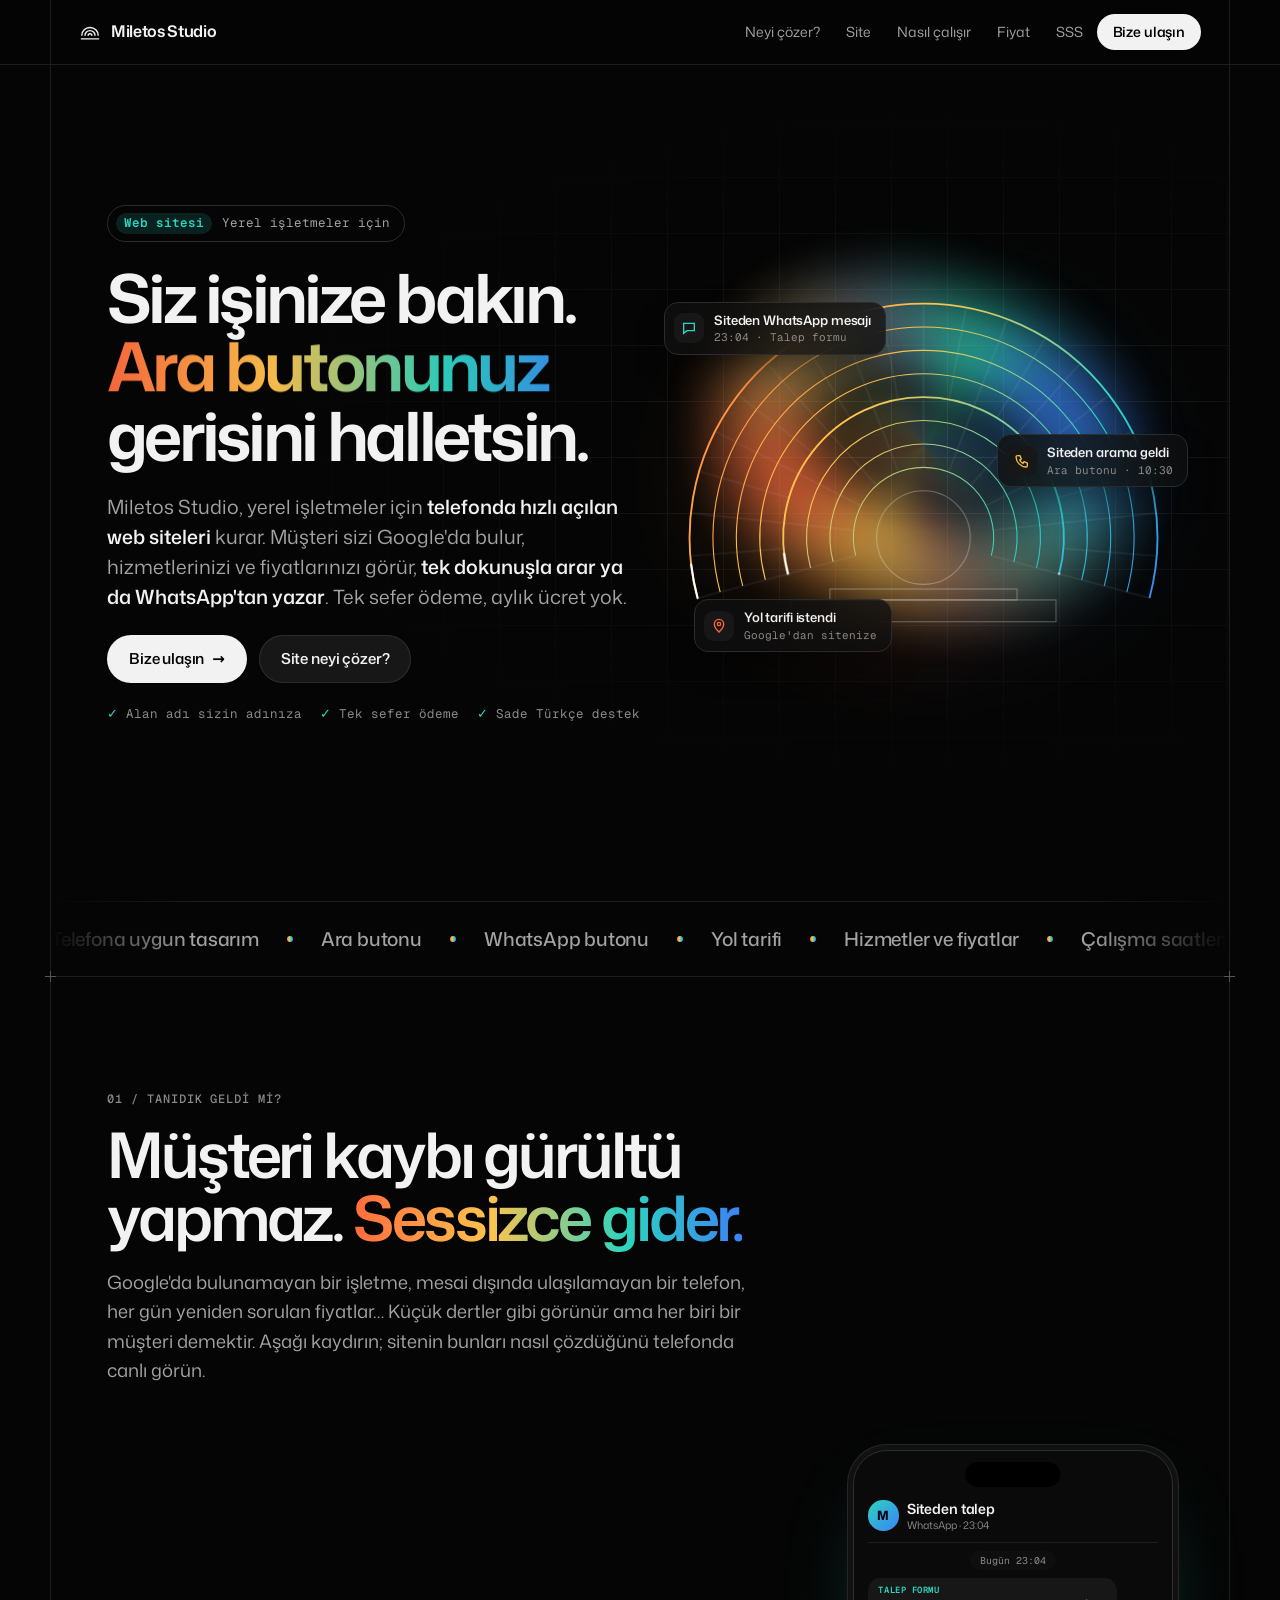
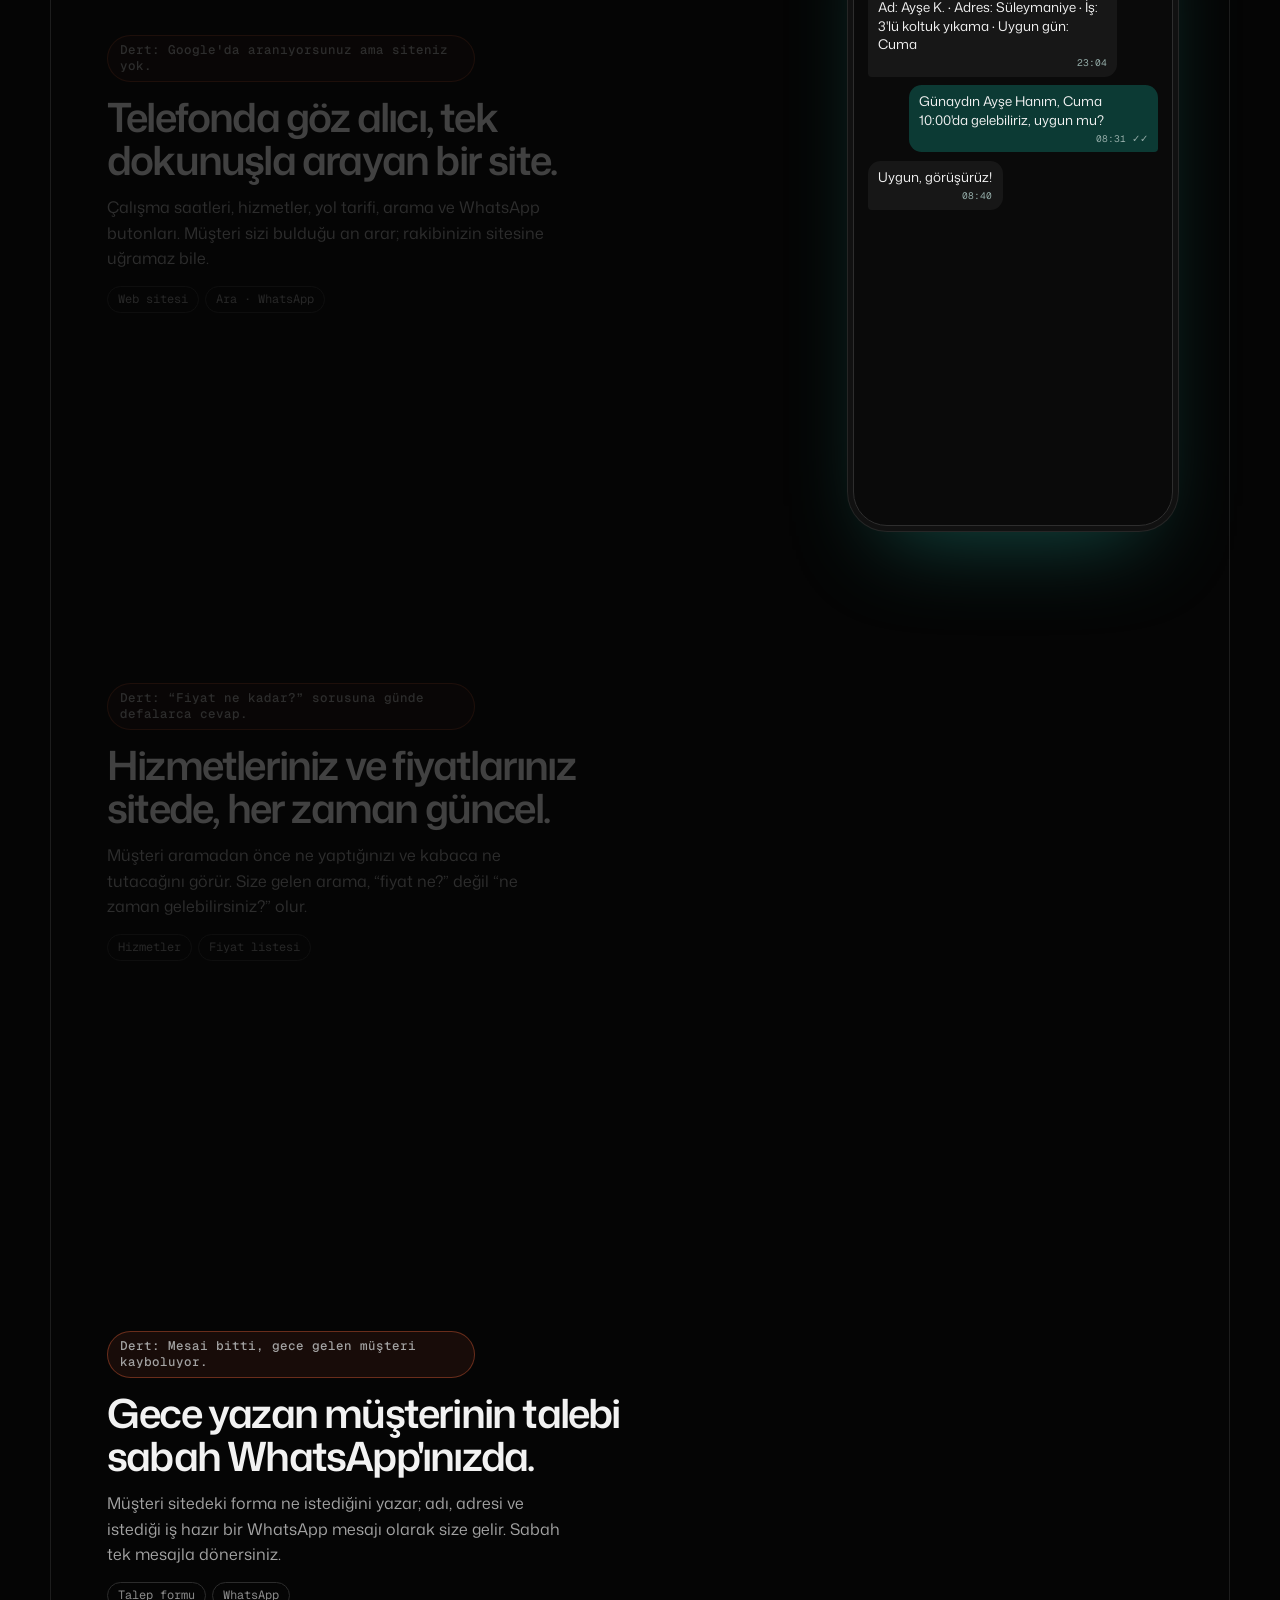
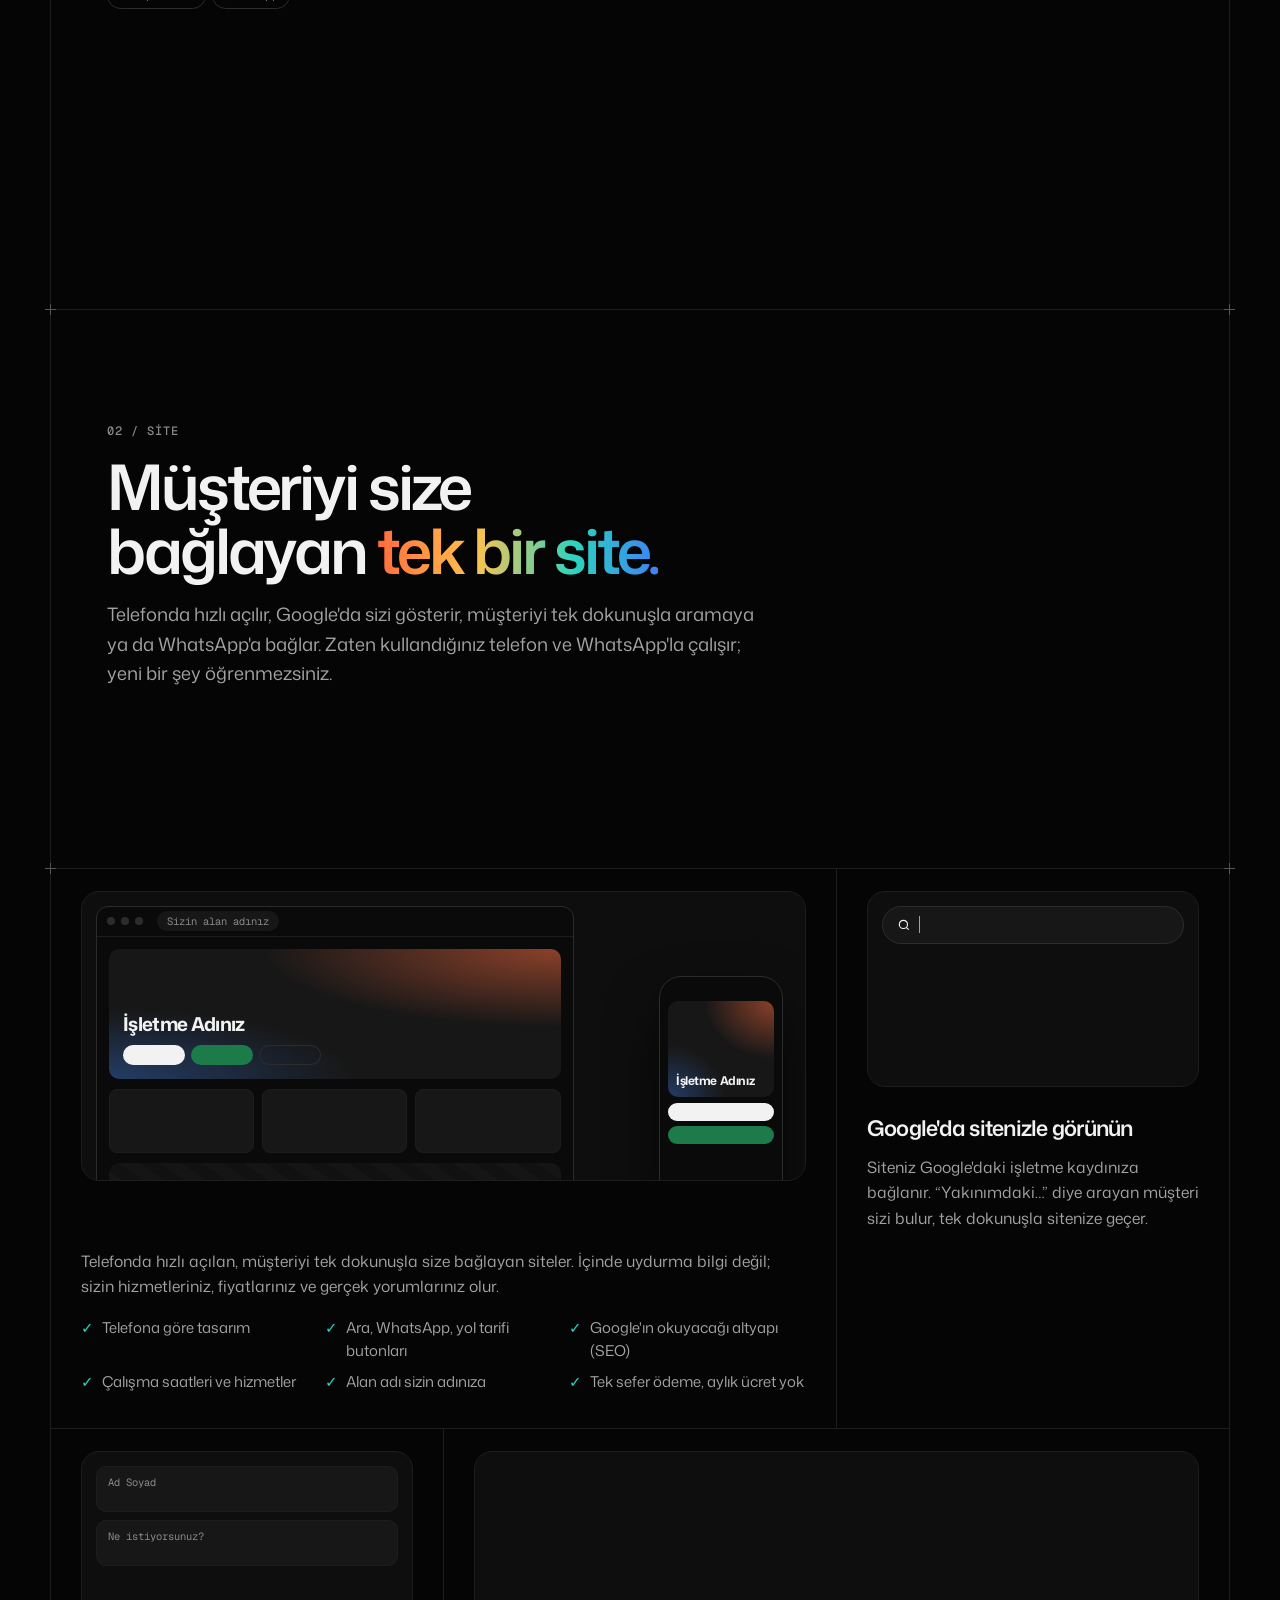
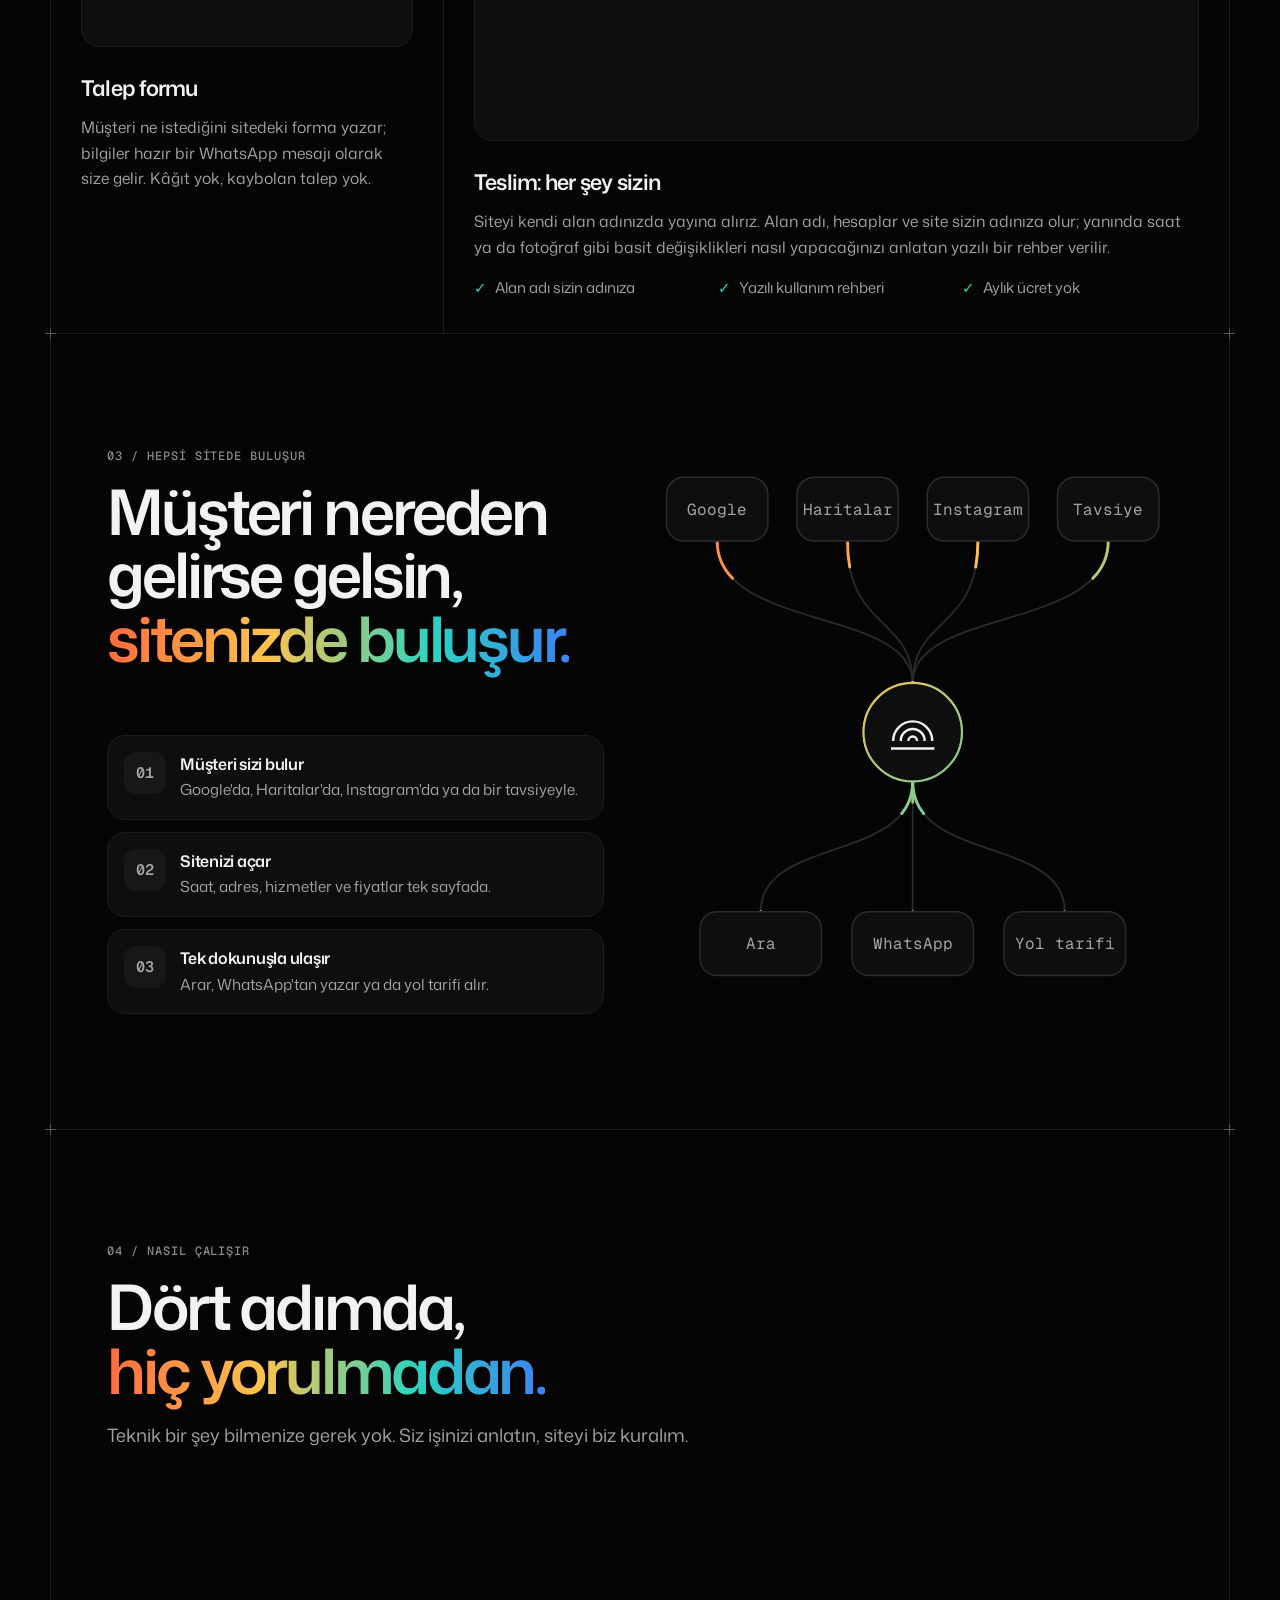
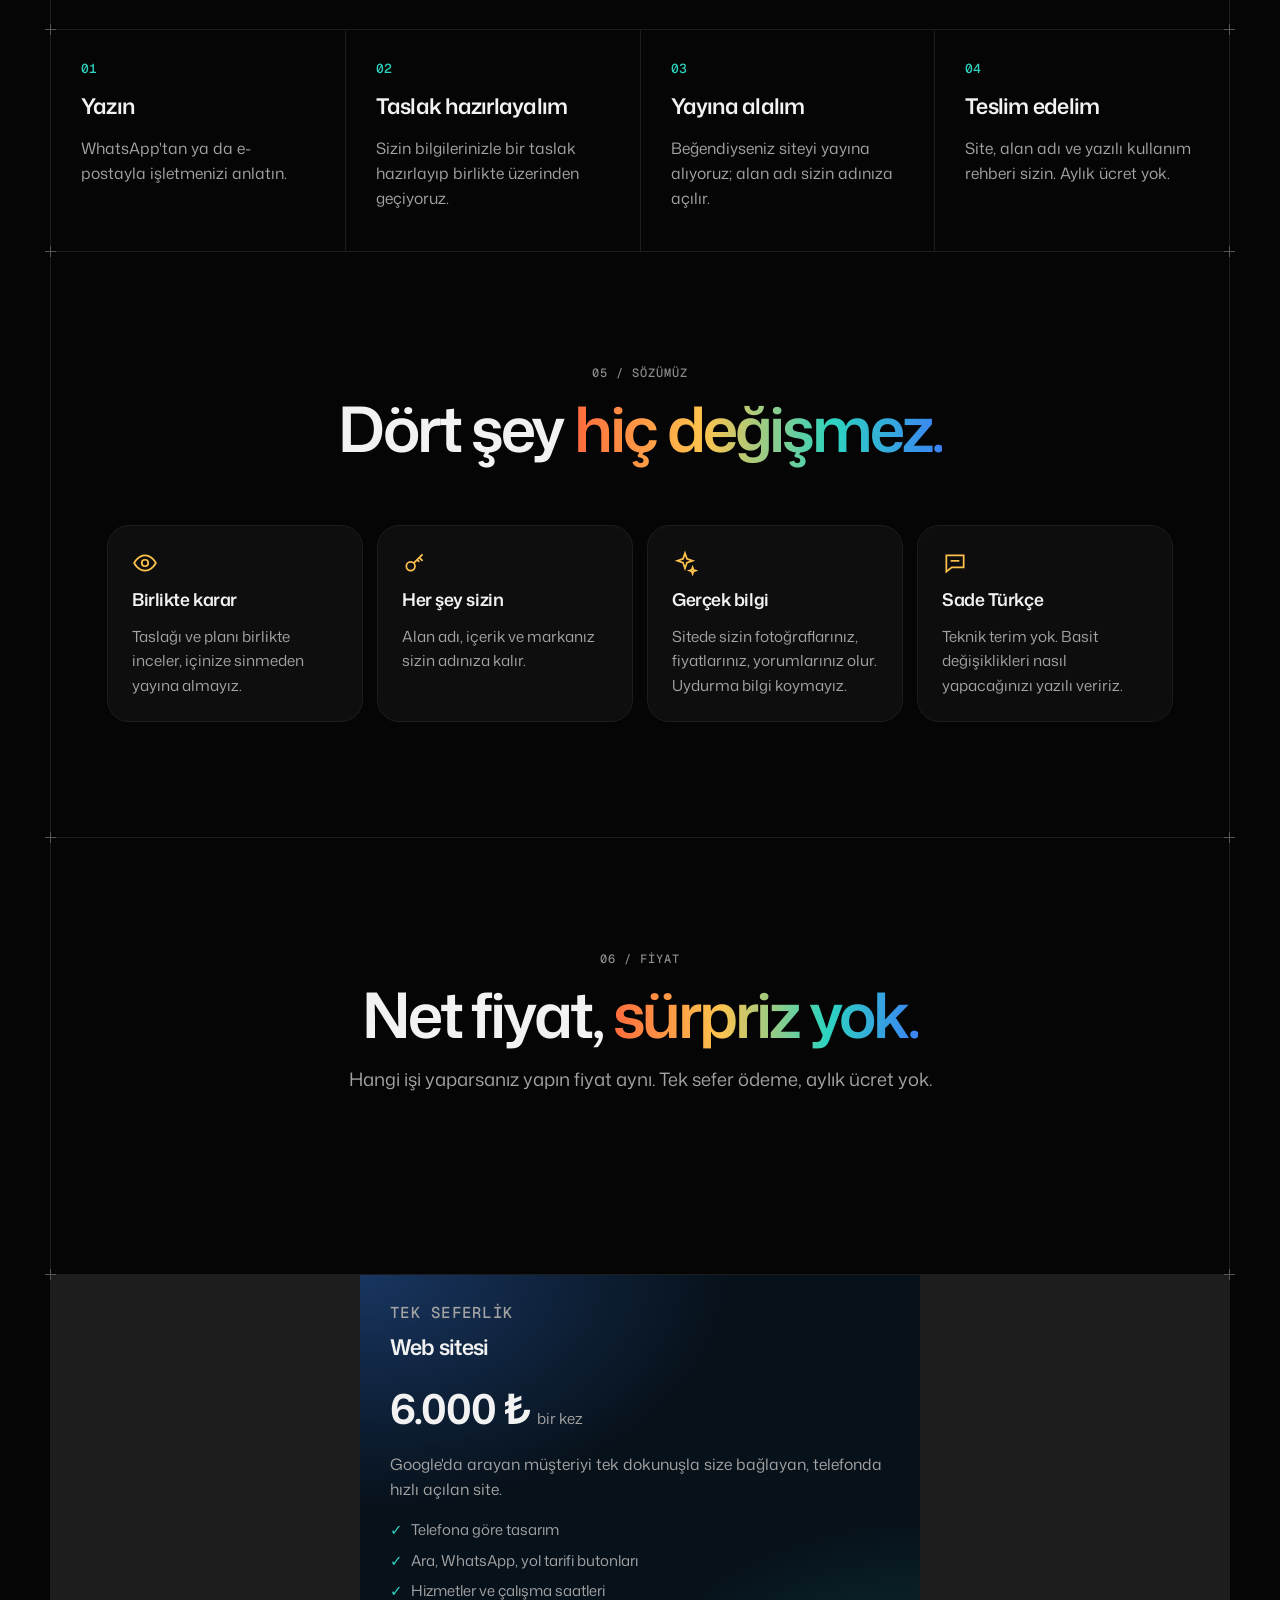
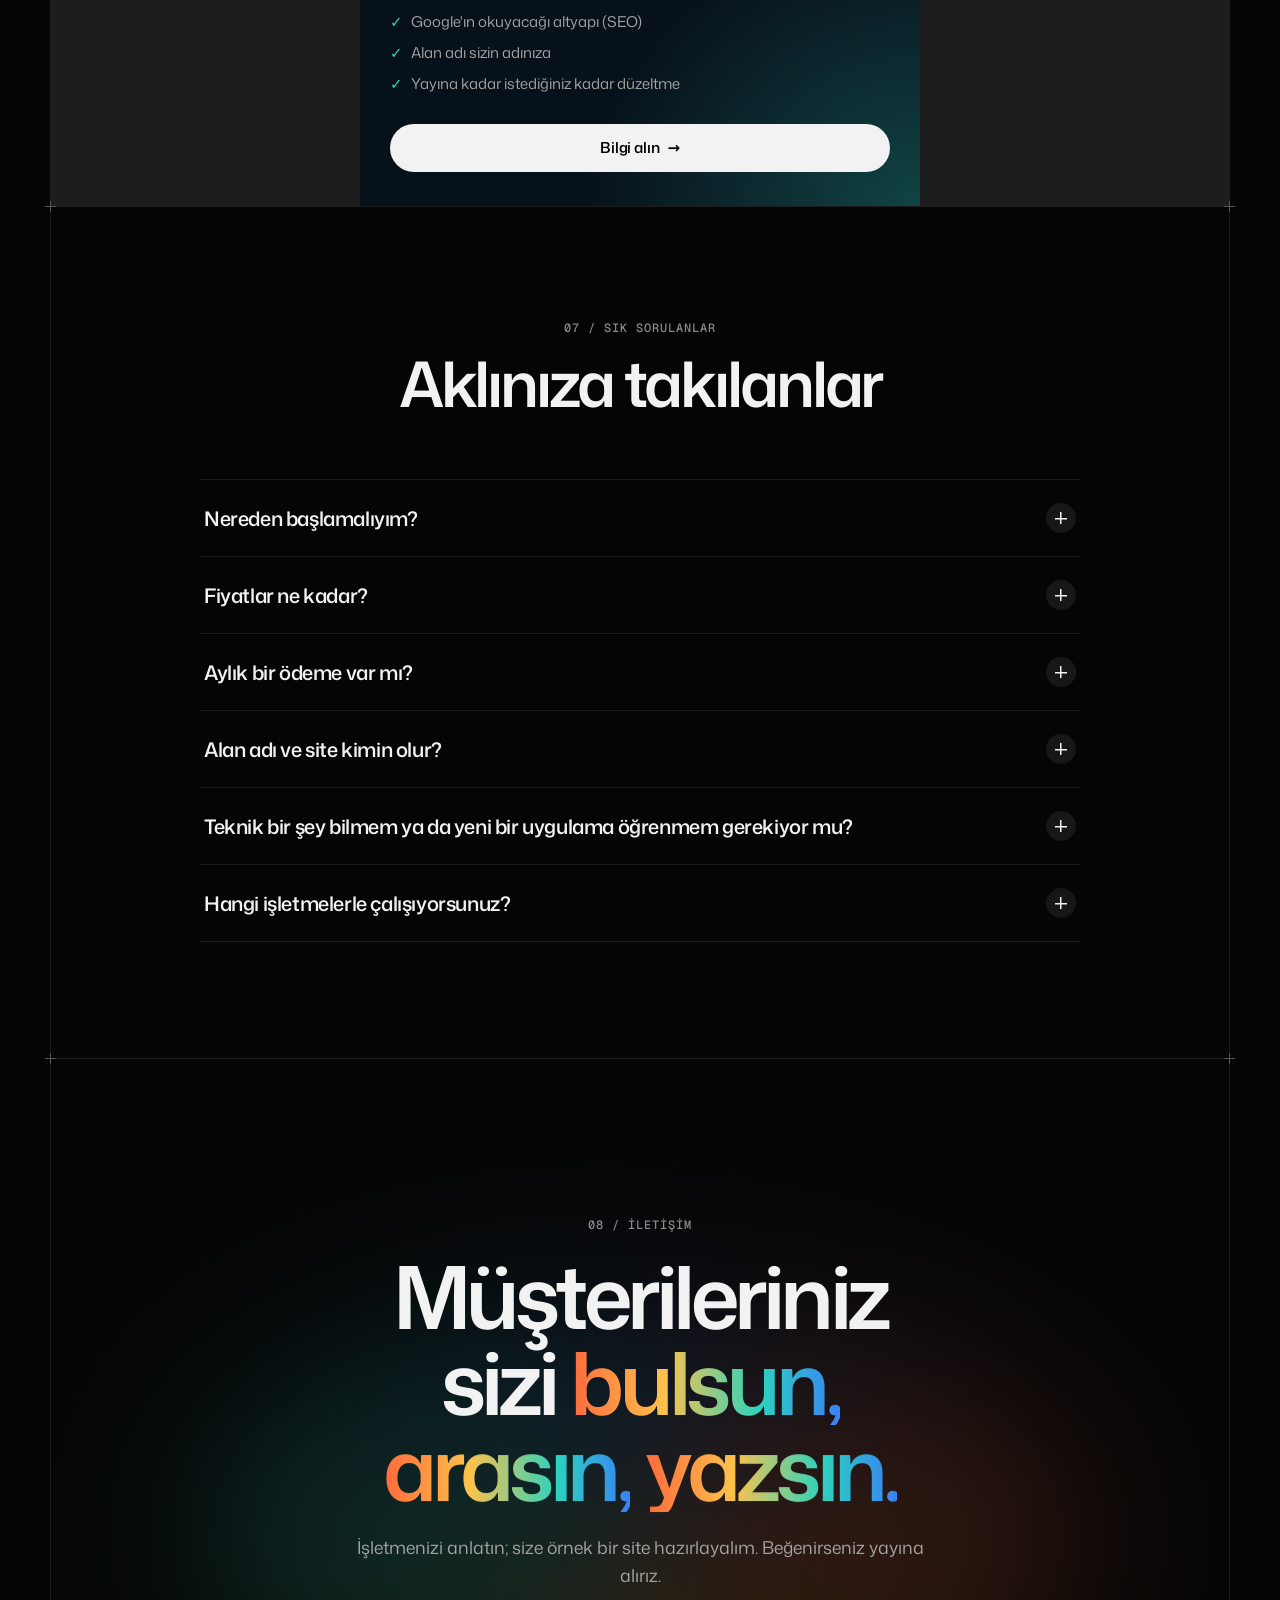
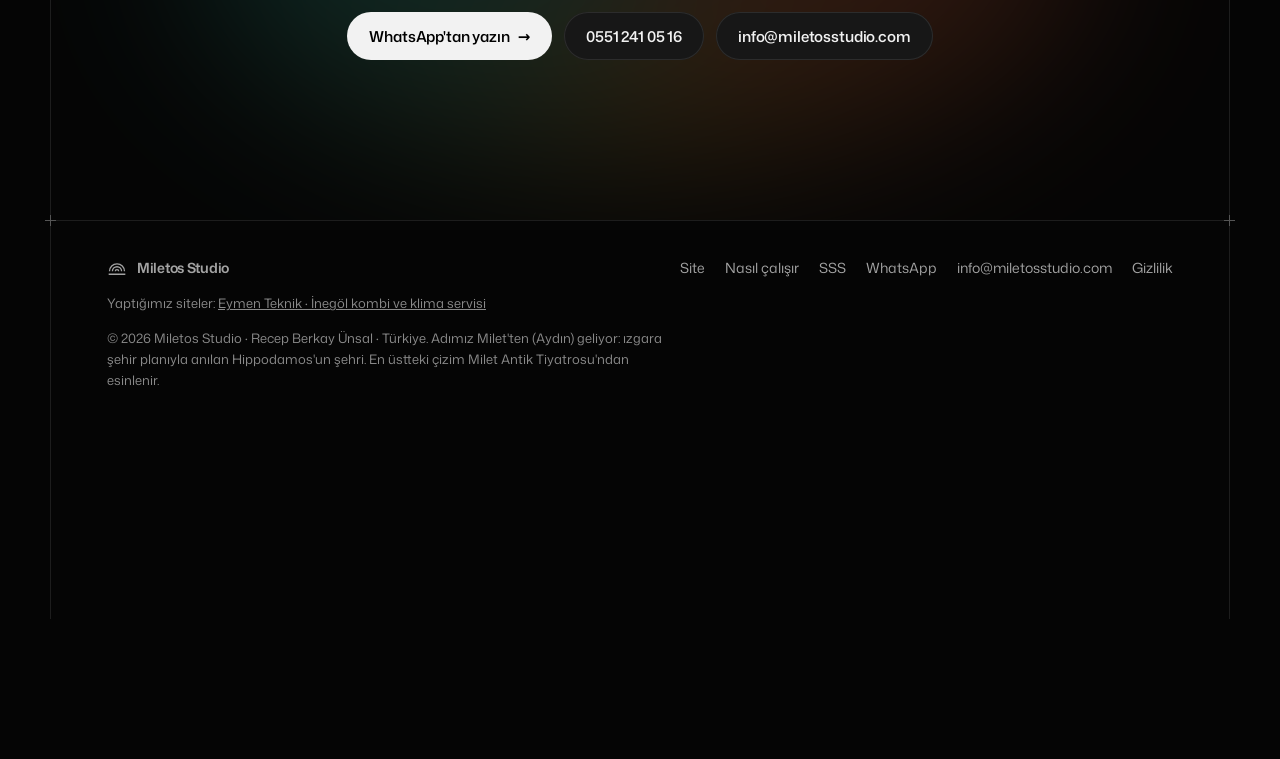
<file: index.html>
<!doctype html>
<html lang="tr">
<head>
  <meta charset="utf-8" />
  <meta name="viewport" content="width=device-width, initial-scale=1" />
  <title>Miletos Studio | Yerel işletmeler için web sitesi</title>
  <meta name="description" content="Miletos Studio; yerel işletmeler için telefonda hızlı açılan, müşteriyi tek dokunuşla arama ve WhatsApp'a bağlayan web siteleri kurar. Tek sefer ödeme, aylık ücret yok." />
  <link rel="canonical" href="https://miletosstudio.com/" />
  <meta name="theme-color" content="#050505" />
  <meta property="og:type" content="website" />
  <meta property="og:locale" content="tr_TR" />
  <meta property="og:url" content="https://miletosstudio.com/" />
  <meta property="og:title" content="Miletos Studio — Siz işinize bakın, gerisini siteniz halletsin." />
  <meta property="og:description" content="Telefonda hızlı açılan, Google'da sizi gösteren, müşteriyi tek dokunuşla size bağlayan web siteleri. Tek sefer ödeme, aylık ücret yok." />
  <meta property="og:image" content="https://miletosstudio.com/assets/og.png" />
  <meta property="og:image:width" content="1080" />
  <meta property="og:image:height" content="608" />
  <meta name="twitter:card" content="summary_large_image" />
  <link rel="icon" href="/favicon.ico" sizes="48x48" />
  <link rel="icon" type="image/png" href="/favicon-192.png" sizes="192x192" />
  <link rel="apple-touch-icon" href="/apple-touch-icon.png" />
  <link rel="preload" href="assets/fonts/mona-sans-latin-wght-normal.woff2" as="font" type="font/woff2" crossorigin />
  <link rel="preload" href="assets/fonts/mona-sans-latin-ext-wght-normal.woff2" as="font" type="font/woff2" crossorigin />
  <link rel="stylesheet" href="assets/site.css" />
  <script type="application/ld+json">
    {"@context":"https://schema.org","@type":"ProfessionalService","name":"Miletos Studio","url":"https://miletosstudio.com/","logo":"https://miletosstudio.com/logo.png","image":"https://miletosstudio.com/logo.png","email":"info@miletosstudio.com","telephone":"+905512410516","areaServed":"TR","description":"Yerel işletmeler için telefonda hızlı açılan web siteleri. Tek sefer ödeme, aylık ücret yok."}
  </script>
</head>
<body>
  <header class="nav">
    <div class="nav-in">
      <a class="brand" href="/" aria-label="Miletos Studio ana sayfa">
        <svg width="22" height="22" viewBox="0 0 24 24" fill="none" stroke="currentColor" stroke-width="1.6" aria-hidden="true"><path d="M3 16a9 9 0 0 1 18 0M6.5 16a5.5 5.5 0 0 1 11 0M10 16a2 2 0 0 1 4 0M2 19.5h20" /></svg>
        Miletos Studio
      </a>
      <nav class="links" aria-label="Menü">
        <a href="#dertler">Neyi çözer?</a>
        <a href="#hizmetler">Site</a>
        <a href="#surec">Nasıl çalışır</a>
        <a href="#paketler">Fiyat</a>
        <a href="#sss">SSS</a>
        <a class="btn btn-primary btn-sm magnetic" href="#iletisim">Bize ulaşın</a>
      </nav>
    </div>
  </header>
  <div class="cursor" aria-hidden="true"></div>

  <main class="page">
    <section class="hero">
      <div class="hero-copy">
        <p class="eyebrow"><b>Web sitesi</b> Yerel işletmeler için</p>
        <h1>
          <span class="l">Siz işinize bakın.</span>
          <span class="rot" aria-hidden="true"><span>Web siteniz</span><span>Ara butonunuz</span><span>Talep formunuz</span><span>Fiyat listeniz</span></span>
          <span class="sr-only">Web siteniz</span>
          <span class="l">gerisini halletsin.</span>
        </h1>
        <p class="lead">Miletos Studio, yerel işletmeler için <strong>telefonda hızlı açılan web siteleri</strong> kurar. Müşteri sizi Google'da bulur, hizmetlerinizi ve fiyatlarınızı görür, <strong>tek dokunuşla arar ya da WhatsApp'tan yazar</strong>. Tek sefer ödeme, aylık ücret yok.</p>
        <div class="cta">
          <a class="btn btn-primary magnetic" href="#iletisim">Bize ulaşın <span aria-hidden="true">→</span></a>
          <a class="btn btn-ghost magnetic" href="#dertler">Site neyi çözer?</a>
        </div>
        <p class="hero-note"><span>Alan adı sizin adınıza</span><span>Tek sefer ödeme</span><span>Sade Türkçe destek</span></p>
      </div>

      <div class="visual" aria-hidden="true">
        <div class="glow"></div>
        <canvas id="gl"></canvas>
        <!-- Milet Antik Tiyatrosu'ndan esinli kuşbakışı plan -->
        <svg class="theatre" viewBox="-320 -320 640 450" fill="none" stroke-width="1.4">
          <defs>
            <linearGradient id="tg" gradientUnits="userSpaceOnUse" x1="-300" y1="-300" x2="300" y2="120">
              <stop offset="0" stop-color="#ff6b3d" /><stop offset=".35" stop-color="#ffc34d" /><stop offset=".7" stop-color="#2dd4bf" /><stop offset="1" stop-color="#3b82f6" />
            </linearGradient>
          </defs>
          <g class="aisles" stroke="#fff" stroke-opacity=".12">
            <line x1="90" x2="300" transform="rotate(165)" /><line x1="90" x2="300" transform="rotate(186)" /><line x1="90" x2="300" transform="rotate(207)" />
            <line x1="90" x2="300" transform="rotate(228)" /><line x1="90" x2="300" transform="rotate(249)" /><line x1="90" x2="300" transform="rotate(270)" />
            <line x1="90" x2="300" transform="rotate(291)" /><line x1="90" x2="300" transform="rotate(312)" /><line x1="90" x2="300" transform="rotate(333)" />
            <line x1="90" x2="300" transform="rotate(354)" /><line x1="90" x2="300" transform="rotate(375)" />
            <line x1="180" x2="300" transform="rotate(175.5)" /><line x1="180" x2="300" transform="rotate(196.5)" /><line x1="180" x2="300" transform="rotate(217.5)" />
            <line x1="180" x2="300" transform="rotate(238.5)" /><line x1="180" x2="300" transform="rotate(259.5)" /><line x1="180" x2="300" transform="rotate(280.5)" />
            <line x1="180" x2="300" transform="rotate(301.5)" /><line x1="180" x2="300" transform="rotate(322.5)" /><line x1="180" x2="300" transform="rotate(343.5)" />
            <line x1="180" x2="300" transform="rotate(364.5)" />
          </g>
          <g class="rings" stroke="url(#tg)">
            <path pathLength="1" style="--i:0" d="M-86.93 23.29A90 90 0 1 1 86.93 23.29" />
            <path pathLength="1" style="--i:1" d="M-115.91 31.06A120 120 0 1 1 115.91 31.06" />
            <path pathLength="1" style="--i:2" d="M-144.89 38.82A150 150 0 1 1 144.89 38.82" />
            <path pathLength="1" style="--i:3" d="M-173.87 46.59A180 180 0 1 1 173.87 46.59" stroke-width="2.4" />
            <path pathLength="1" style="--i:4" d="M-202.84 54.35A210 210 0 1 1 202.84 54.35" />
            <path pathLength="1" style="--i:5" d="M-231.82 62.12A240 240 0 1 1 231.82 62.12" />
            <path pathLength="1" style="--i:6" d="M-260.8 69.88A270 270 0 1 1 260.8 69.88" />
            <path pathLength="1" style="--i:7" d="M-289.78 77.65A300 300 0 1 1 289.78 77.65" stroke-width="2.4" />
          </g>
          <g class="stage" stroke="#fff" stroke-opacity=".3">
            <circle r="60" />
            <rect x="-120" y="66" width="240" height="14" />
            <rect x="-170" y="80" width="340" height="28" />
          </g>
          <g class="orbits" stroke="#fff" stroke-width="2.6" stroke-linecap="round">
            <path pathLength="1" d="M-289.78 77.65A300 300 0 1 1 289.78 77.65" />
            <path pathLength="1" style="--s:6s" d="M-173.87 46.59A180 180 0 1 1 173.87 46.59" />
          </g>
        </svg>
        <div class="toast t1"><i style="color:var(--c3)"><svg width="16" height="16" viewBox="0 0 24 24" fill="none" stroke="currentColor" stroke-width="2"><path d="M4 5h16v11H9l-5 4z" /></svg></i><div><b>Siteden WhatsApp mesajı</b><small>23:04 · Talep formu</small></div></div>
        <div class="toast t2"><i style="color:var(--c2)"><svg width="16" height="16" viewBox="0 0 24 24" fill="none" stroke="currentColor" stroke-width="2"><path d="M5 4h4l2 5-2.5 1.5a11 11 0 0 0 5 5L15 13l5 2v4a2 2 0 0 1-2 2A16 16 0 0 1 3 6a2 2 0 0 1 2-2" /></svg></i><div><b>Siteden arama geldi</b><small>Ara butonu · 10:30</small></div></div>
        <div class="toast t3"><i style="color:var(--c1)"><svg width="16" height="16" viewBox="0 0 24 24" fill="none" stroke="currentColor" stroke-width="2"><path d="M12 21s-7-6.2-7-12a7 7 0 0 1 14 0c0 5.8-7 12-7 12z" /><circle cx="12" cy="9" r="2.5" /></svg></i><div><b>Yol tarifi istendi</b><small>Google'dan sitenize</small></div></div>
      </div>
    </section>

    <div class="marquee x" aria-hidden="true">
      <div class="marquee-track">
        <ul><li>Telefona uygun tasarım</li><li>Ara butonu</li><li>WhatsApp butonu</li><li>Yol tarifi</li><li>Hizmetler ve fiyatlar</li><li>Çalışma saatleri</li><li>Talep formu</li><li>Google'ın okuyacağı altyapı</li><li>Alan adı sizin adınıza</li><li>Tek sefer ödeme</li></ul>
        <ul><li>Telefona uygun tasarım</li><li>Ara butonu</li><li>WhatsApp butonu</li><li>Yol tarifi</li><li>Hizmetler ve fiyatlar</li><li>Çalışma saatleri</li><li>Talep formu</li><li>Google'ın okuyacağı altyapı</li><li>Alan adı sizin adınıza</li><li>Tek sefer ödeme</li></ul>
      </div>
    </div>

    <section id="dertler" class="block x">
      <div class="head">
        <p class="label">01 / Tanıdık geldi mi?</p>
        <h2 class="split">Müşteri kaybı gürültü yapmaz. <span class="grad">Sessizce gider.</span></h2>
        <p>Google'da bulunamayan bir işletme, mesai dışında ulaşılamayan bir telefon, her gün yeniden sorulan fiyatlar… Küçük dertler gibi görünür ama her biri bir müşteri demektir. Aşağı kaydırın; sitenin bunları nasıl çözdüğünü telefonda canlı görün.</p>
      </div>

      <div class="story">
        <div class="steps">
          <article class="step" data-screen="0">
            <p class="pain">Dert: Google'da aranıyorsunuz ama siteniz yok.</p>
            <h3>Telefonda göz alıcı, tek dokunuşla arayan bir site.</h3>
            <p>Çalışma saatleri, hizmetler, yol tarifi, arama ve WhatsApp butonları. Müşteri sizi bulduğu an arar; rakibinizin sitesine uğramaz bile.</p>
            <div class="tags"><span>Web sitesi</span><span>Ara · WhatsApp</span></div>
          </article>
          <article class="step" data-screen="1">
            <p class="pain">Dert: “Fiyat ne kadar?” sorusuna günde defalarca cevap.</p>
            <h3>Hizmetleriniz ve fiyatlarınız sitede, her zaman güncel.</h3>
            <p>Müşteri aramadan önce ne yaptığınızı ve kabaca ne tutacağını görür. Size gelen arama, “fiyat ne?” değil “ne zaman gelebilirsiniz?” olur.</p>
            <div class="tags"><span>Hizmetler</span><span>Fiyat listesi</span></div>
          </article>
          <article class="step" data-screen="2">
            <p class="pain">Dert: Mesai bitti, gece gelen müşteri kayboluyor.</p>
            <h3>Gece yazan müşterinin talebi sabah WhatsApp'ınızda.</h3>
            <p>Müşteri sitedeki forma ne istediğini yazar; adı, adresi ve istediği iş hazır bir WhatsApp mesajı olarak size gelir. Sabah tek mesajla dönersiniz.</p>
            <div class="tags"><span>Talep formu</span><span>WhatsApp</span></div>
          </article>
        </div>

        <div class="phone-wrap" aria-hidden="true">
          <div class="phone">
            <div class="screen" data-i="0">
              <div class="ms-hero"><small>Şu an açık</small><h4>İşletme Adınız</h4><span style="color:var(--muted);font-size:3.6cqw">Hizmetleriniz, tek cümlede.</span></div>
              <div class="ms-btns"><span class="ms-btn">Ara</span><span class="ms-btn wa">WhatsApp</span><span class="ms-btn line">Yol tarifi</span></div>
              <div class="ms-row"><span>Bugün</span><em>09:00 – 18:00</em></div>
              <div class="ms-row"><span>Hizmetler</span><span>→</span></div>
              <div class="ms-row"><span>Konum</span><span>Haritada gör</span></div>
            </div>
            <div class="screen" data-i="1">
              <div class="ms-hero"><small>Hizmetler ve fiyatlar</small><h4>İşletme Adınız</h4></div>
              <p class="sys" style="color:#4ade80">Fiyatlar güncel · bu ay</p>
              <div class="ms-row chk" style="--d:200ms"><span>Halı yıkama (m²)</span><b>60 ₺</b></div>
              <div class="ms-row chk" style="--d:450ms"><span>Koltuk takımı</span><b>1.200 ₺</b></div>
              <div class="ms-row chk" style="--d:700ms"><span>Yatak yıkama</span><b>600 ₺</b></div>
              <div class="ms-row chk" style="--d:950ms"><span>Adresten alım</span><b>Ücretsiz</b></div>
            </div>
            <div class="screen" data-i="2">
              <div class="app-bar"><span class="av">M</span><div><b>Siteden talep</b><small>WhatsApp · 23:04</small></div></div>
              <p class="sys">Bugün 23:04</p>
              <p class="msg in" style="--d:150ms"><span class="auto">Talep formu</span>Ad: Ayşe K. · Adres: Süleymaniye · İş: 3'lü koltuk yıkama · Uygun gün: Cuma<time>23:04</time></p>
              <p class="msg out" style="--d:1100ms">Günaydın Ayşe Hanım, Cuma 10:00'da gelebiliriz, uygun mu?<time>08:31 ✓✓</time></p>
              <p class="msg in" style="--d:1900ms">Uygun, görüşürüz!<time>08:40</time></p>
            </div>
          </div>
        </div>
      </div>
    </section>

    <section id="hizmetler" class="block x">
      <div class="head">
        <p class="label">02 / Site</p>
        <h2 class="split">Müşteriyi size bağlayan <span class="grad">tek bir site.</span></h2>
        <p>Telefonda hızlı açılır, Google'da sizi gösterir, müşteriyi tek dokunuşla aramaya ya da WhatsApp'a bağlar. Zaten kullandığınız telefon ve WhatsApp'la çalışır; yeni bir şey öğrenmezsiniz.</p>
      </div>
    </section>
    <div class="bento x">
      <article class="card card-lg">
        <div class="demo" aria-hidden="true">
          <div class="browser">
            <div class="bar"><i></i><i></i><i></i><span>Sizin alan adınız</span></div>
            <div class="site">
              <div class="site-hero"><b>İşletme Adınız</b><div class="pills"><span></span><span></span><span></span></div></div>
              <div class="site-cards"><span></span><span></span><span></span></div>
              <div class="site-map"></div>
              <div class="site-cards"><span></span><span></span><span></span></div>
            </div>
          </div>
          <div class="mini-phone"><div class="site-hero"><b>İşletme Adınız</b></div><div class="btnrow"><span></span><span></span></div></div>
        </div>
        <h3>Web siteleri</h3>
        <p>Telefonda hızlı açılan, müşteriyi tek dokunuşla size bağlayan siteler. İçinde uydurma bilgi değil; sizin hizmetleriniz, fiyatlarınız ve gerçek yorumlarınız olur.</p>
        <ul class="ticks"><li>Telefona göre tasarım</li><li>Ara, WhatsApp, yol tarifi butonları</li><li>Google'ın okuyacağı altyapı (SEO)</li><li>Çalışma saatleri ve hizmetler</li><li>Alan adı sizin adınıza</li><li>Tek sefer ödeme, aylık ücret yok</li></ul>
      </article>
      <article class="card">
        <div class="demo" aria-hidden="true">
          <div class="search"><svg width="14" height="14" viewBox="0 0 24 24" fill="none" stroke="currentColor" stroke-width="2"><circle cx="11" cy="11" r="7" /><path d="m20 20-4-4" /></svg><span>yakınımdaki halı yıkama</span></div>
          <div class="result"><b>İşletme Adınız</b><small>Açık · 09:00–18:00</small><div><span>Web sitesi</span><span>Yol tarifi</span><span>Ara</span></div></div>
        </div>
        <h3>Google'da sitenizle görünün</h3>
        <p>Siteniz Google'daki işletme kaydınıza bağlanır. “Yakınımdaki…” diye arayan müşteri sizi bulur, tek dokunuşla sitenize geçer.</p>
      </article>
      <article class="card">
        <div class="demo" aria-hidden="true">
          <div class="app">
            <div class="field"><small>Ad Soyad</small><span class="fill" style="--d:.2s"></span></div>
            <div class="field"><small>Ne istiyorsunuz?</small><span class="fill" style="--d:.9s"></span></div>
            <div class="note" style="--d:2.4s"><svg width="18" height="18" viewBox="0 0 24 24" fill="none" stroke="#2dd4bf" stroke-width="2"><path d="m5 12 5 5L20 7" /></svg><div>Yeni talep WhatsApp'ınızda<small>Ad, adres ve istenen iş hazır</small></div></div>
          </div>
        </div>
        <h3>Talep formu</h3>
        <p>Müşteri ne istediğini sitedeki forma yazar; bilgiler hazır bir WhatsApp mesajı olarak size gelir. Kâğıt yok, kaybolan talep yok.</p>
      </article>
      <article class="card card-lg">
        <div class="demo" aria-hidden="true"><div class="chat">
          <p class="b" style="--d:0s">Site çok güzel olmuş, yayına alalım mı?</p>
          <div class="stack"><span class="typing" style="--d:1s"><i></i><i></i><i></i></span><p class="b out" style="--d:2.6s">Yayında ✓ Alan adı ve hesaplar sizin adınıza, kullanım rehberiniz WhatsApp'ta.</p></div>
          <p class="b" style="--d:4.2s">Elinize sağlık, teşekkürler!</p>
        </div></div>
        <h3>Teslim: her şey sizin</h3>
        <p>Siteyi kendi alan adınızda yayına alırız. Alan adı, hesaplar ve site sizin adınıza olur; yanında saat ya da fotoğraf gibi basit değişiklikleri nasıl yapacağınızı anlatan yazılı bir rehber verilir.</p>
        <ul class="ticks"><li>Alan adı sizin adınıza</li><li>Yazılı kullanım rehberi</li><li>Aylık ücret yok</li></ul>
      </article>
    </div>

    <section class="block x">
      <div class="flow">
        <div>
          <div class="head">
            <p class="label">03 / Hepsi sitede buluşur</p>
            <h2 class="split">Müşteri nereden gelirse gelsin, <span class="grad">sitenizde buluşur.</span></h2>
          </div>
          <ol class="flow-list">
            <li><span class="num">01</span><div><b>Müşteri sizi bulur</b><span>Google'da, Haritalar'da, Instagram'da ya da bir tavsiyeyle.</span></div></li>
            <li><span class="num">02</span><div><b>Sitenizi açar</b><span>Saat, adres, hizmetler ve fiyatlar tek sayfada.</span></div></li>
            <li><span class="num">03</span><div><b>Tek dokunuşla ulaşır</b><span>Arar, WhatsApp'tan yazar ya da yol tarifi alır.</span></div></li>
          </ol>
        </div>
        <svg class="beam" viewBox="0 0 360 380" fill="none" aria-hidden="true">
          <defs><linearGradient id="bg" gradientUnits="userSpaceOnUse" x1="0" y1="0" x2="360" y2="380"><stop offset="0" stop-color="#ff6b3d" /><stop offset=".4" stop-color="#ffc34d" /><stop offset=".7" stop-color="#2dd4bf" /><stop offset="1" stop-color="#3b82f6" /></linearGradient></defs>
          <g class="wire" stroke-width="1.2">
            <path d="M45 58C45 120 180 104 180 156" /><path d="M135 58C135 120 180 110 180 156" /><path d="M225 58C225 120 180 110 180 156" /><path d="M315 58C315 120 180 104 180 156" />
            <path d="M180 224C180 280 75 262 75 314" /><path d="M180 224V314" /><path d="M180 224C180 280 285 262 285 314" />
          </g>
          <g stroke="url(#bg)" stroke-width="2" stroke-linecap="round">
            <path class="pulse" pathLength="100" d="M45 58C45 120 180 104 180 156" /><path class="pulse" pathLength="100" style="--d:.6s" d="M135 58C135 120 180 110 180 156" />
            <path class="pulse" pathLength="100" style="--d:1.2s" d="M225 58C225 120 180 110 180 156" /><path class="pulse" pathLength="100" style="--d:1.8s" d="M315 58C315 120 180 104 180 156" />
            <path class="pulse" pathLength="100" style="--d:1.3s" d="M180 224C180 280 75 262 75 314" /><path class="pulse" pathLength="100" style="--d:1.9s" d="M180 224V314" /><path class="pulse" pathLength="100" style="--d:2.5s" d="M180 224C180 280 285 262 285 314" />
          </g>
          <g class="node"><rect x="10" y="14" width="70" height="44" rx="12" /><rect x="100" y="14" width="70" height="44" rx="12" /><rect x="190" y="14" width="70" height="44" rx="12" /><rect x="280" y="14" width="70" height="44" rx="12" />
            <rect x="33" y="314" width="84" height="44" rx="12" /><rect x="138" y="314" width="84" height="44" rx="12" /><rect x="243" y="314" width="84" height="44" rx="12" /></g>
          <text x="45" y="40">Google</text><text x="135" y="40">Haritalar</text><text x="225" y="40">Instagram</text><text x="315" y="40">Tavsiye</text>
          <text x="75" y="340">Ara</text><text x="180" y="340">WhatsApp</text><text x="285" y="340">Yol tarifi</text>
          <circle class="halo" cx="180" cy="190" r="34" stroke="#2dd4bf" />
          <circle cx="180" cy="190" r="34" fill="#0e0e0e" stroke="url(#bg)" stroke-width="1.5" />
          <path d="M171 194a9 9 0 0 1 18 0M174.5 194a5.5 5.5 0 0 1 11 0M178 194a2 2 0 0 1 4 0M170 197.5h20" transform="translate(-90 -95) scale(1.5)" stroke="#f2f2f2" stroke-width="1.1" />
        </svg>
      </div>
    </section>

    <section id="surec" class="block x">
      <div class="head">
        <p class="label">04 / Nasıl çalışır</p>
        <h2 class="split">Dört adımda, <span class="grad">hiç yorulmadan.</span></h2>
        <p>Teknik bir şey bilmenize gerek yok. Siz işinizi anlatın, siteyi biz kuralım.</p>
      </div>
    </section>
    <div class="x">
      <ol class="process">
        <li><h3>Yazın</h3><p>WhatsApp'tan ya da e-postayla işletmenizi anlatın.</p></li>
        <li><h3>Taslak hazırlayalım</h3><p>Sizin bilgilerinizle bir taslak hazırlayıp birlikte üzerinden geçiyoruz.</p></li>
        <li><h3>Yayına alalım</h3><p>Beğendiyseniz siteyi yayına alıyoruz; alan adı sizin adınıza açılır.</p></li>
        <li><h3>Teslim edelim</h3><p>Site, alan adı ve yazılı kullanım rehberi sizin. Aylık ücret yok.</p></li>
      </ol>
      <span class="process-fill" aria-hidden="true"></span>
    </div>

    <section class="block x">
      <div class="head center">
        <p class="label">05 / Sözümüz</p>
        <h2 class="split">Dört şey <span class="grad">hiç değişmez.</span></h2>
      </div>
      <ul class="promises">
        <li class="promise"><svg width="26" height="26" viewBox="0 0 24 24" fill="none" stroke="currentColor" stroke-width="1.6"><path d="M2 12s3.6-7 10-7 10 7 10 7-3.6 7-10 7S2 12 2 12z" /><circle cx="12" cy="12" r="3" /></svg><b>Birlikte karar</b><span>Taslağı ve planı birlikte inceler, içinize sinmeden yayına almayız.</span></li>
        <li class="promise"><svg width="26" height="26" viewBox="0 0 24 24" fill="none" stroke="currentColor" stroke-width="1.6"><circle cx="8" cy="15" r="4" /><path d="m10.8 12.2 8.2-8.2M16 7l3 3M14 9l2 2" /></svg><b>Her şey sizin</b><span>Alan adı, içerik ve markanız sizin adınıza kalır.</span></li>
        <li class="promise"><svg width="26" height="26" viewBox="0 0 24 24" fill="none" stroke="currentColor" stroke-width="1.6"><path d="M12 3l1.8 5.2L19 10l-5.2 1.8L12 17l-1.8-5.2L5 10l5.2-1.8zM19 16l.8 2.2L22 19l-2.2.8L19 22l-.8-2.2L16 19l2.2-.8z" /></svg><b>Gerçek bilgi</b><span>Sitede sizin fotoğraflarınız, fiyatlarınız, yorumlarınız olur. Uydurma bilgi koymayız.</span></li>
        <li class="promise"><svg width="26" height="26" viewBox="0 0 24 24" fill="none" stroke="currentColor" stroke-width="1.6"><path d="M4 5h16v11H9l-5 4z" /><path d="M8 10h8" /></svg><b>Sade Türkçe</b><span>Teknik terim yok. Basit değişiklikleri nasıl yapacağınızı yazılı veririz.</span></li>
      </ul>
    </section>

    <section id="paketler" class="block x">
      <div class="head center">
        <p class="label">06 / Fiyat</p>
        <h2 class="split">Net fiyat, <span class="grad">sürpriz yok.</span></h2>
        <p>Hangi işi yaparsanız yapın fiyat aynı. Tek sefer ödeme, aylık ücret yok.</p>
      </div>
    </section>
    <div class="bento tiers tek x">
      <article class="card card-glow">
        <p class="label">Tek seferlik</p>
        <h3>Web sitesi</h3>
        <p class="price"><b>6.000 ₺</b> bir kez</p>
        <p>Google'da arayan müşteriyi tek dokunuşla size bağlayan, telefonda hızlı açılan site.</p>
        <ul class="ticks"><li>Telefona göre tasarım</li><li>Ara, WhatsApp, yol tarifi butonları</li><li>Hizmetler ve çalışma saatleri</li><li>Google'ın okuyacağı altyapı (SEO)</li><li>Alan adı sizin adınıza</li><li>Yayına kadar istediğiniz kadar düzeltme</li></ul>
        <a class="btn btn-primary magnetic" href="https://wa.me/905512410516?text=Merhaba%2C%20web%20sitesi%20hakk%C4%B1nda%20bilgi%20almak%20istiyorum." rel="noopener">Bilgi alın <span aria-hidden="true">→</span></a>
      </article>
    </div>

    <section id="sss" class="block x">
      <div class="head center">
        <p class="label">07 / Sık sorulanlar</p>
        <h2 class="split">Aklınıza takılanlar</h2>
      </div>
      <div class="faq">
        <details><summary>Nereden başlamalıyım?</summary><p>Bize işletmenizi yazın; size örnek bir site hazırlayalım. Beğenirseniz kendi bilgilerinizle yayına alırız.</p></details>
        <details><summary>Fiyatlar ne kadar?</summary><p>Web sitesi bir kez 6.000 ₺. Aylık ücret yok. Ayrıntılar <a href="#paketler">Fiyat</a> bölümünde.</p></details>
        <details><summary>Aylık bir ödeme var mı?</summary><p>Hayır. Site tek seferlik. Sadece alan adı yılda bir yenilenir, o da sizin adınıza ve sizin hesabınızdan.</p></details>
        <details><summary>Alan adı ve site kimin olur?</summary><p>Alan adı, içerik ve marka sizin adınıza olur.</p></details>
        <details><summary>Teknik bir şey bilmem ya da yeni bir uygulama öğrenmem gerekiyor mu?</summary><p>Hayır. Siteyi biz kurar, hazır teslim ederiz. Müşteri size zaten kullandığınız telefon ve WhatsApp'tan ulaşır.</p></details>
        <details><summary>Hangi işletmelerle çalışıyorsunuz?</summary><p>Müşterisi telefonla arayan, mesajla yazan her yerel işletmeyle: kuaförler, kafeler, tamirciler, araç kiralama firmaları, ustalar, butikler…</p></details>
      </div>
    </section>

    <section id="iletisim" class="block x contact">
      <div class="contact-bg" aria-hidden="true"></div>
      <p class="label">08 / İletişim</p>
      <h2 class="split">Müşterileriniz sizi <span class="grad">bulsun, arasın, yazsın.</span></h2>
      <p>İşletmenizi anlatın; size örnek bir site hazırlayalım. Beğenirseniz yayına alırız.</p>
      <div class="cta">
        <a class="btn btn-primary magnetic" href="https://wa.me/905512410516?text=Merhaba%2C%20Miletos%20Studio%27yu%20g%C3%B6rd%C3%BCm.%20%C4%B0%C5%9Fletmem%20i%C3%A7in%20bilgi%20almak%20istiyorum." rel="noopener">WhatsApp'tan yazın <span aria-hidden="true">→</span></a>
        <a class="btn btn-ghost magnetic" href="tel:+905512410516">0551 241 05 16</a>
        <a class="btn btn-ghost magnetic" href="mailto:info@miletosstudio.com">info@miletosstudio.com</a>
      </div>
    </section>

    <footer class="foot x">
      <div class="foot-row">
        <a class="brand" href="/">
          <svg width="20" height="20" viewBox="0 0 24 24" fill="none" stroke="currentColor" stroke-width="1.6" aria-hidden="true"><path d="M3 16a9 9 0 0 1 18 0M6.5 16a5.5 5.5 0 0 1 11 0M10 16a2 2 0 0 1 4 0M2 19.5h20" /></svg>
          Miletos Studio
        </a>
        <nav aria-label="Alt menü"><a href="#hizmetler">Site</a><a href="#surec">Nasıl çalışır</a><a href="#sss">SSS</a><a href="https://wa.me/905512410516" rel="noopener">WhatsApp</a><a href="mailto:info@miletosstudio.com">info@miletosstudio.com</a><a href="/privacy/">Gizlilik</a></nav>
      </div>
      <p class="note-line">Yaptığımız siteler: <a href="https://eymenteknikinegol.com/">Eymen Teknik · İnegöl kombi ve klima servisi</a></p>
      <p class="note-line">© 2026 Miletos Studio · Recep Berkay Ünsal · Türkiye. Adımız Milet'ten (Aydın) geliyor: ızgara şehir planıyla anılan Hippodamos'un şehri. En üstteki çizim Milet Antik Tiyatrosu'ndan esinlenir.</p>
      <div class="wordmark" aria-hidden="true">MILETOS</div>
    </footer>
  </main>

  <script src="assets/js/gsap.min.js" defer></script>
  <script src="assets/js/ScrollTrigger.min.js" defer></script>
  <script src="assets/js/SplitText.min.js" defer></script>
  <script src="assets/js/lenis.min.js" defer></script>
  <script src="assets/main.js" defer></script>
</body>
</html>
</file>
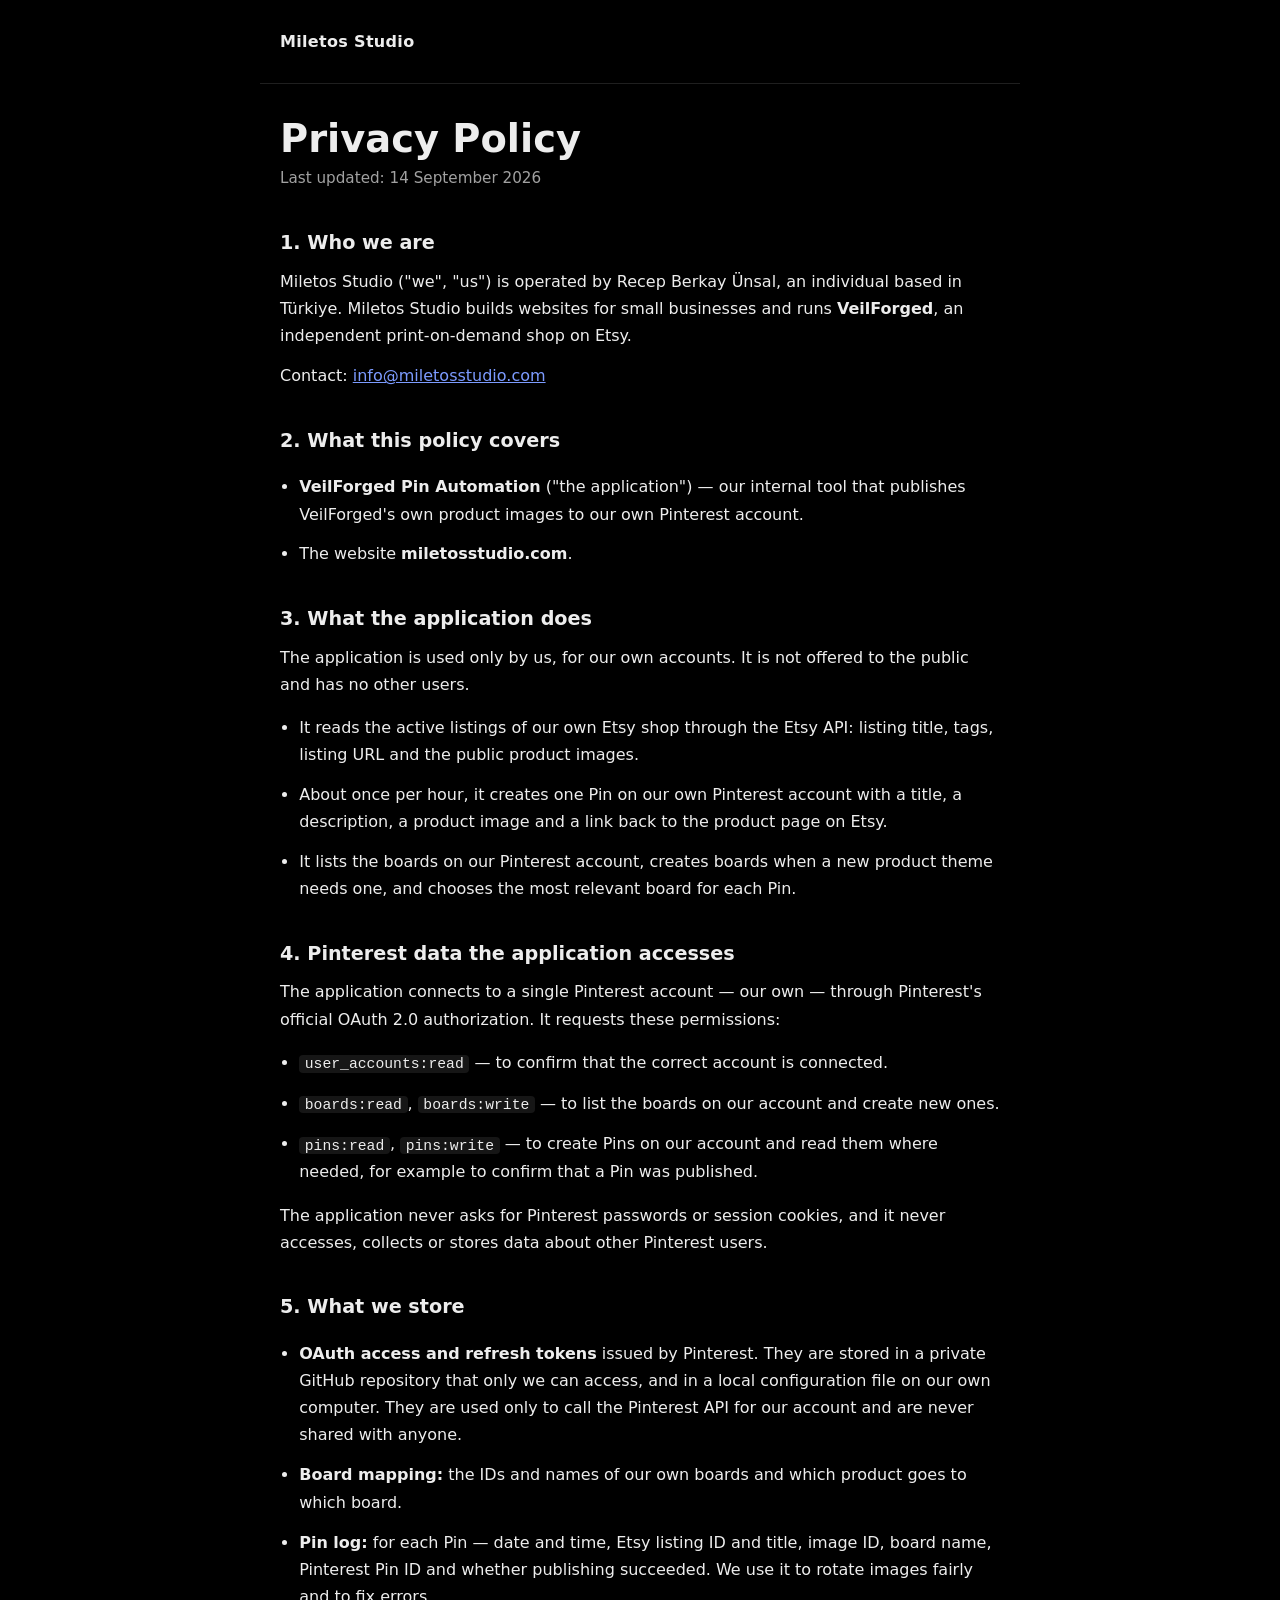
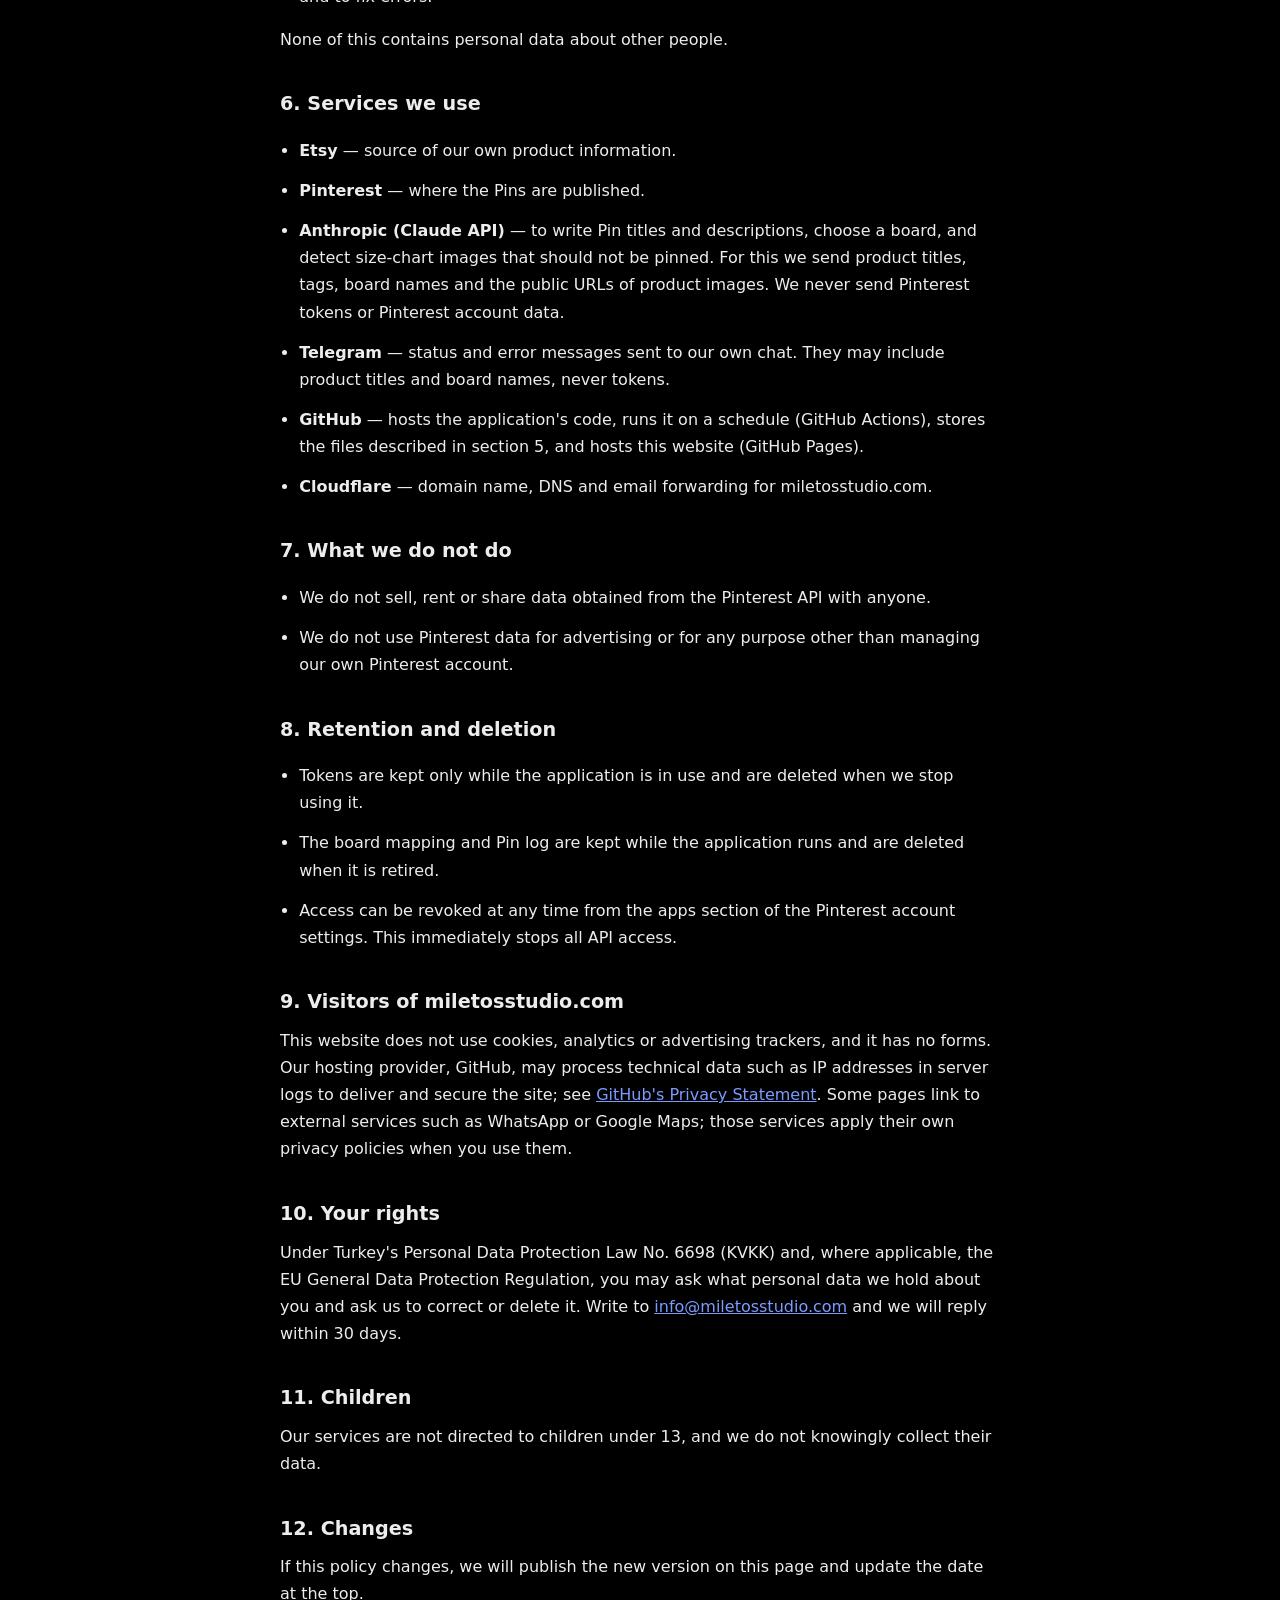
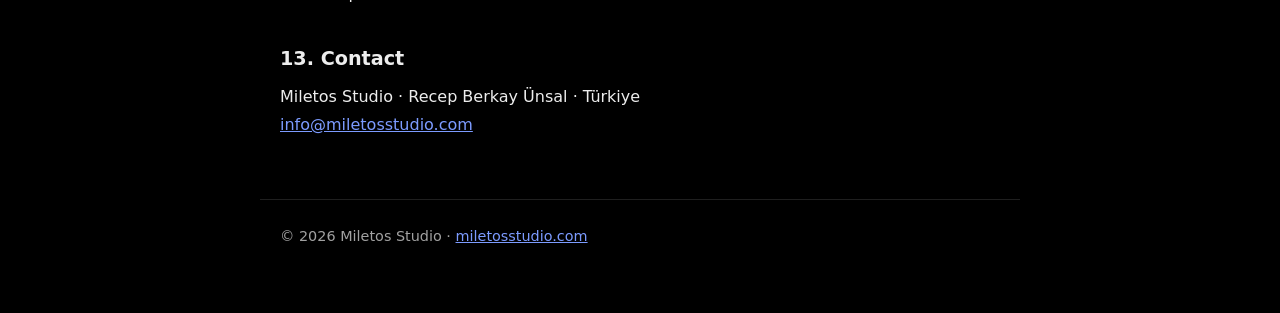
<file: privacy/index.html>
<!doctype html>
<html lang="en">
<head>
  <meta charset="utf-8" />
  <meta name="viewport" content="width=device-width, initial-scale=1" />
  <title>Privacy Policy — Miletos Studio</title>
  <meta name="description" content="Privacy Policy for Miletos Studio, miletosstudio.com and the VeilForged Pin Automation app." />
  <link rel="canonical" href="https://miletosstudio.com/privacy/" />
  <meta name="theme-color" content="#000000" />
  <link rel="icon" href="data:image/svg+xml,%3Csvg xmlns='http://www.w3.org/2000/svg' viewBox='0 0 24 24'%3E%3Crect width='24' height='24' rx='5'/%3E%3Cpath d='M3 16a9 9 0 0 1 18 0M6.5 16a5.5 5.5 0 0 1 11 0M10 16a2 2 0 0 1 4 0M2 19.5h20' fill='none' stroke='%23fff' stroke-width='1.6'/%3E%3C/svg%3E" />
  <style>
    :root { color-scheme: dark; --ink: #ededed; --muted: #a1a1a1; --line: #1f1f1f; --bg: #000; --accent: #7c9bff; }
    * { box-sizing: border-box; }
    body { margin: 0; background: var(--bg); color: var(--ink); font: 16px/1.7 system-ui, -apple-system, "Segoe UI", Roboto, sans-serif; }
    header, main, footer { max-width: 760px; margin: 0 auto; padding: 0 20px; }
    header { padding-block: 28px; border-bottom: 1px solid var(--line); }
    header a { color: var(--ink); text-decoration: none; font-weight: 700; letter-spacing: .02em; }
    main { padding-block: 32px 48px; }
    h1 { font-size: clamp(1.8rem, 5vw, 2.4rem); line-height: 1.2; margin: 0 0 .25rem; }
    h2 { font-size: 1.2rem; margin: 2.2rem 0 .5rem; }
    p, li { margin: 0 0 .8rem; }
    ul { padding-left: 1.2rem; }
    a { color: var(--accent); }
    code { background: #161616; padding: .05rem .35rem; border-radius: 4px; font-size: .92em; }
    .muted { color: var(--muted); font-size: .95rem; }
    footer { padding-block: 24px 40px; border-top: 1px solid var(--line); color: var(--muted); font-size: .9rem; }
  </style>
</head>
<body>
  <header><a href="/">Miletos Studio</a></header>

  <main>
    <h1>Privacy Policy</h1>
    <p class="muted">Last updated: 14 September 2026</p>

    <h2>1. Who we are</h2>
    <p>Miletos Studio ("we", "us") is operated by Recep Berkay Ünsal, an individual based in Türkiye.
    Miletos Studio builds websites for small businesses and runs <strong>VeilForged</strong>, an independent
    print-on-demand shop on Etsy.</p>
    <p>Contact: <a href="mailto:info@miletosstudio.com">info@miletosstudio.com</a></p>

    <h2>2. What this policy covers</h2>
    <ul>
      <li><strong>VeilForged Pin Automation</strong> ("the application") — our internal tool that publishes
      VeilForged's own product images to our own Pinterest account.</li>
      <li>The website <strong>miletosstudio.com</strong>.</li>
    </ul>

    <h2>3. What the application does</h2>
    <p>The application is used only by us, for our own accounts. It is not offered to the public and has no other users.</p>
    <ul>
      <li>It reads the active listings of our own Etsy shop through the Etsy API: listing title, tags, listing URL and the
      public product images.</li>
      <li>About once per hour, it creates one Pin on our own Pinterest account with a title, a description, a product
      image and a link back to the product page on Etsy.</li>
      <li>It lists the boards on our Pinterest account, creates boards when a new product theme needs one, and chooses the
      most relevant board for each Pin.</li>
    </ul>

    <h2>4. Pinterest data the application accesses</h2>
    <p>The application connects to a single Pinterest account — our own — through Pinterest's official OAuth 2.0
    authorization. It requests these permissions:</p>
    <ul>
      <li><code>user_accounts:read</code> — to confirm that the correct account is connected.</li>
      <li><code>boards:read</code>, <code>boards:write</code> — to list the boards on our account and create new ones.</li>
      <li><code>pins:read</code>, <code>pins:write</code> — to create Pins on our account and read them where needed,
      for example to confirm that a Pin was published.</li>
    </ul>
    <p>The application never asks for Pinterest passwords or session cookies, and it never accesses, collects or stores
    data about other Pinterest users.</p>

    <h2>5. What we store</h2>
    <ul>
      <li><strong>OAuth access and refresh tokens</strong> issued by Pinterest. They are stored in a private GitHub
      repository that only we can access, and in a local configuration file on our own computer. They are used only to call
      the Pinterest API for our account and are never shared with anyone.</li>
      <li><strong>Board mapping:</strong> the IDs and names of our own boards and which product goes to which board.</li>
      <li><strong>Pin log:</strong> for each Pin — date and time, Etsy listing ID and title, image ID, board name, Pinterest
      Pin ID and whether publishing succeeded. We use it to rotate images fairly and to fix errors.</li>
    </ul>
    <p>None of this contains personal data about other people.</p>

    <h2>6. Services we use</h2>
    <ul>
      <li><strong>Etsy</strong> — source of our own product information.</li>
      <li><strong>Pinterest</strong> — where the Pins are published.</li>
      <li><strong>Anthropic (Claude API)</strong> — to write Pin titles and descriptions, choose a board, and detect size-chart
      images that should not be pinned. For this we send product titles, tags, board names and the public URLs of product
      images. We never send Pinterest tokens or Pinterest account data.</li>
      <li><strong>Telegram</strong> — status and error messages sent to our own chat. They may include product titles and
      board names, never tokens.</li>
      <li><strong>GitHub</strong> — hosts the application's code, runs it on a schedule (GitHub Actions), stores the files
      described in section 5, and hosts this website (GitHub Pages).</li>
      <li><strong>Cloudflare</strong> — domain name, DNS and email forwarding for miletosstudio.com.</li>
    </ul>

    <h2>7. What we do not do</h2>
    <ul>
      <li>We do not sell, rent or share data obtained from the Pinterest API with anyone.</li>
      <li>We do not use Pinterest data for advertising or for any purpose other than managing our own Pinterest account.</li>
    </ul>

    <h2>8. Retention and deletion</h2>
    <ul>
      <li>Tokens are kept only while the application is in use and are deleted when we stop using it.</li>
      <li>The board mapping and Pin log are kept while the application runs and are deleted when it is retired.</li>
      <li>Access can be revoked at any time from the apps section of the Pinterest account settings. This immediately stops
      all API access.</li>
    </ul>

    <h2>9. Visitors of miletosstudio.com</h2>
    <p>This website does not use cookies, analytics or advertising trackers, and it has no forms. Our hosting provider,
    GitHub, may process technical data such as IP addresses in server logs to deliver and secure the site; see
    <a href="https://docs.github.com/en/site-policy/privacy-policies/github-general-privacy-statement">GitHub's Privacy Statement</a>.
    Some pages link to external services such as WhatsApp or Google Maps; those services apply their own privacy policies
    when you use them.</p>

    <h2>10. Your rights</h2>
    <p>Under Turkey's Personal Data Protection Law No. 6698 (KVKK) and, where applicable, the EU General Data Protection
    Regulation, you may ask what personal data we hold about you and ask us to correct or delete it. Write to
    <a href="mailto:info@miletosstudio.com">info@miletosstudio.com</a> and we will reply within 30 days.</p>

    <h2>11. Children</h2>
    <p>Our services are not directed to children under 13, and we do not knowingly collect their data.</p>

    <h2>12. Changes</h2>
    <p>If this policy changes, we will publish the new version on this page and update the date at the top.</p>

    <h2>13. Contact</h2>
    <p>Miletos Studio · Recep Berkay Ünsal · Türkiye<br />
    <a href="mailto:info@miletosstudio.com">info@miletosstudio.com</a></p>
  </main>

  <footer>© 2026 Miletos Studio · <a href="/">miletosstudio.com</a></footer>
</body>
</html>
</file>
<file: assets/site.css>
/* fontlar: repoda, dışarıdan yükleme yok */
@font-face { font-family: "Mona Sans"; font-style: normal; font-display: swap; font-weight: 200 900; src: url(fonts/mona-sans-latin-ext-wght-normal.woff2) format("woff2-variations"); unicode-range: U+0100-02BA, U+02BD-02C5, U+02C7-02CC, U+02CE-02D7, U+02DD-02FF, U+0304, U+0308, U+0329, U+1D00-1DBF, U+1E00-1E9F, U+1EF2-1EFF, U+2020, U+20A0-20AB, U+20AD-20C0, U+2113, U+2C60-2C7F, U+A720-A7FF; }
@font-face { font-family: "Mona Sans"; font-style: normal; font-display: swap; font-weight: 200 900; src: url(fonts/mona-sans-latin-wght-normal.woff2) format("woff2-variations"); unicode-range: U+0000-00FF, U+0131, U+0152-0153, U+02BB-02BC, U+02C6, U+02DA, U+02DC, U+0304, U+0308, U+0329, U+2000-206F, U+20AC, U+2122, U+2191, U+2193, U+2212, U+2215, U+FEFF, U+FFFD; }
@font-face { font-family: "Geist Mono"; font-style: normal; font-display: swap; font-weight: 100 900; src: url(fonts/geist-mono-latin-ext-wght-normal.woff2) format("woff2-variations"); unicode-range: U+0100-02BA, U+02BD-02C5, U+02C7-02CC, U+02CE-02D7, U+02DD-02FF, U+0304, U+0308, U+0329, U+1D00-1DBF, U+1E00-1E9F, U+1EF2-1EFF, U+2020, U+20A0-20AB, U+20AD-20C0, U+2113, U+2C60-2C7F, U+A720-A7FF; }
@font-face { font-family: "Geist Mono"; font-style: normal; font-display: swap; font-weight: 100 900; src: url(fonts/geist-mono-latin-wght-normal.woff2) format("woff2-variations"); unicode-range: U+0000-00FF, U+0131, U+0152-0153, U+02BB-02BC, U+02C6, U+02DA, U+02DC, U+0304, U+0308, U+0329, U+2000-206F, U+20AC, U+2122, U+2191, U+2193, U+2212, U+2215, U+FEFF, U+FFFD; }

:root {
  color-scheme: dark;
  --bg: #050505; --s1: #0e0e0e; --s2: #171717; --line: #1d1d1d; --line-2: #2c2c2c; --cross: #555;
  --fg: #f2f2f2; --muted: #a3a3a3; --dim: #8a8a8a;
  --c1: #ff6b3d; --c2: #ffc34d; --c3: #2dd4bf; --c4: #3b82f6;
  --grad: linear-gradient(90deg, var(--c1), var(--c2) 35%, var(--c3) 70%, var(--c4));
  --sans: "Mona Sans", ui-sans-serif, system-ui, -apple-system, "Segoe UI", Roboto, sans-serif;
  --mono: "Geist Mono", ui-monospace, "SF Mono", Menlo, Consolas, monospace;
  --pad: clamp(20px, 5vw, 56px); --nav: 64px;
}
* { box-sizing: border-box; }
html.lenis, html.lenis body { height: auto; }
.lenis.lenis-smooth { scroll-behavior: auto !important; }
body { margin: 0; overflow-x: hidden; background: var(--bg); color: var(--fg); font: 16px/1.6 var(--sans); -webkit-font-smoothing: antialiased; }
a { color: inherit; }
:focus-visible { outline: 2px solid var(--c3); outline-offset: 3px; border-radius: 8px; }
[id] { scroll-margin-top: calc(var(--nav) + 16px); }
h1, h2, h3, h4 { margin: 0; font-weight: 600; letter-spacing: -.04em; text-wrap: balance; }
p { margin: 0; }
ul, ol { margin: 0; padding: 0; list-style: none; }
.label { font: 500 12px/1 var(--mono); letter-spacing: .08em; text-transform: uppercase; color: var(--dim); }
.grad { background: var(--grad); -webkit-background-clip: text; background-clip: text; color: transparent; }
.sr-only { position: absolute; width: 1px; height: 1px; overflow: hidden; clip-path: inset(50%); white-space: nowrap; }

/* çerçeve: dikey çizgiler + köşelerde artı */
.page, .nav-in { width: min(1180px, 100% - 32px); margin-inline: auto; border-inline: 1px solid var(--line); }
.x { position: relative; border-top: 1px solid var(--line); }
.x::after {
  content: ""; position: absolute; top: -6px; left: -6px; right: -6px; height: 11px; z-index: 4; pointer-events: none;
  background:
    linear-gradient(var(--cross), var(--cross)) 5px 0 / 1px 11px no-repeat,
    linear-gradient(var(--cross), var(--cross)) 0 5px / 11px 1px no-repeat,
    linear-gradient(var(--cross), var(--cross)) calc(100% - 5px) 0 / 1px 11px no-repeat,
    linear-gradient(var(--cross), var(--cross)) 100% 5px / 11px 1px no-repeat;
}

/* menü */
.nav { position: sticky; top: 0; z-index: 30; background: rgb(5 5 5 / .72); -webkit-backdrop-filter: blur(14px) saturate(160%); backdrop-filter: blur(14px) saturate(160%); border-bottom: 1px solid var(--line); }
.nav-in { height: var(--nav); display: flex; align-items: center; justify-content: space-between; padding-inline: clamp(16px, 3vw, 28px); }
.brand { display: flex; align-items: center; gap: 10px; font-weight: 620; letter-spacing: -.02em; text-decoration: none; }
.links { display: flex; align-items: center; gap: 2px; }
.links a:not(.btn) { color: var(--muted); text-decoration: none; font-size: 14px; padding: 8px 12px; border-radius: 99px; transition: color .2s, background .2s; }
.links a:not(.btn):hover { color: var(--fg); background: rgb(255 255 255 / .06); }
@media (max-width: 760px) { .links a:not(.btn) { display: none; } }

.btn { position: relative; display: inline-flex; align-items: center; justify-content: center; gap: 8px; min-height: 48px; padding: 0 22px; border: 0; border-radius: 99px; font: 560 15px/1 var(--sans); letter-spacing: -.01em; text-decoration: none; white-space: nowrap; cursor: pointer; transition: background .2s, box-shadow .2s, color .2s; }
.btn-primary { background: var(--fg); color: #000; }
.btn-primary:hover { background: #fff; box-shadow: 0 0 0 4px rgb(255 255 255 / .12), 0 10px 40px -10px rgb(255 255 255 / .45); }
.btn-ghost { background: var(--s2); color: var(--fg); box-shadow: inset 0 0 0 1px var(--line-2); }
.btn-ghost:hover { background: #202020; }
.btn-sm { min-height: 36px; padding: 0 16px; font-size: 14px; }

/* hero */
.hero { position: relative; display: grid; gap: 28px; align-items: center; padding: clamp(24px, 5vw, 72px) var(--pad) clamp(64px, 8vw, 104px); }
.hero::before {
  content: ""; position: absolute; inset: 0; pointer-events: none;
  background: linear-gradient(var(--line) 1px, transparent 1px) 0 0 / 56px 56px, linear-gradient(90deg, var(--line) 1px, transparent 1px) 0 0 / 56px 56px;
  -webkit-mask-image: radial-gradient(ellipse 75% 55% at var(--gx, 50%) var(--gy, 22%), #000, transparent 75%);
  mask-image: radial-gradient(ellipse 75% 55% at var(--gx, 50%) var(--gy, 22%), #000, transparent 75%);
}
.hero-copy { position: relative; z-index: 2; display: grid; gap: 22px; justify-items: start; container-type: inline-size; }
.eyebrow { display: inline-flex; align-items: center; gap: 10px; padding: 7px 14px 7px 8px; border: 1px solid var(--line-2); border-radius: 99px; background: rgb(5 5 5 / .6); font: 12.5px/1 var(--mono); color: var(--muted); }
.eyebrow b { white-space: nowrap; padding: 4px 8px; border-radius: 99px; background: rgb(45 212 191 / .14); color: var(--c3); font-weight: 600; }
.hero h1 { font-size: clamp(2.6rem, 12.5cqi, 5.4rem); line-height: 1; letter-spacing: -.055em; font-weight: 640; }
.hero h1 .l { display: block; }
.rot { display: grid; padding-bottom: .06em; }
.rot span { grid-area: 1 / 1; background: var(--grad); -webkit-background-clip: text; background-clip: text; color: transparent; will-change: transform, opacity; }
.rot span + span { opacity: 0; }
.lead { max-width: 46ch; font-size: clamp(1.05rem, 2vw, 1.22rem); line-height: 1.55; color: var(--muted); }
.lead strong { color: var(--fg); font-weight: 560; }
.cta { display: flex; flex-wrap: wrap; gap: 12px; }
.hero-note { display: flex; flex-wrap: wrap; gap: 8px 18px; font: 12.5px/1.4 var(--mono); color: var(--dim); }
.hero-note span::before { content: "✓ "; color: var(--c3); }

.visual { position: relative; order: -1; width: 100%; max-width: 440px; margin-inline: auto; }
.visual canvas { position: absolute; left: 50%; top: 45%; width: 140%; height: 140%; translate: -50% -50%; pointer-events: none; opacity: 0; transition: opacity 1.2s; -webkit-mask-image: radial-gradient(closest-side, #000 35%, transparent); mask-image: radial-gradient(closest-side, #000 35%, transparent); }
.visual canvas.ready { opacity: .85; }
.glow { position: absolute; inset: 15% 12% 5%; border-radius: 50%; background: conic-gradient(from 200deg, var(--c1), var(--c2), var(--c3), var(--c4), var(--c1)); filter: blur(60px); opacity: .22; }
.theatre { position: relative; display: block; width: 100%; height: auto; overflow: visible; }
.theatre .rings path { stroke-dasharray: 1 1; stroke-dashoffset: 1; animation: draw 1.8s cubic-bezier(.65, 0, .35, 1) forwards; animation-delay: calc(var(--i) * 110ms + .2s); }
.theatre .aisles, .theatre .stage { animation: fade 1.2s ease .9s both; }
.theatre .orbits path { stroke-dasharray: .04 .96; animation: orbit var(--s, 8s) linear 2.2s infinite, fade .8s ease 2.2s both; }
.toast { position: absolute; z-index: 3; display: flex; align-items: center; gap: 10px; padding: 9px 14px 9px 9px; border: 1px solid var(--line-2); border-radius: 14px; background: rgb(16 16 16 / .78); -webkit-backdrop-filter: blur(10px); backdrop-filter: blur(10px); box-shadow: 0 16px 40px -16px #000; font-size: 13px; line-height: 1.25; white-space: nowrap; animation: float 7s ease-in-out infinite; }
.toast i { flex: none; display: grid; place-items: center; width: 30px; height: 30px; border-radius: 9px; background: var(--s2); font-style: normal; }
.toast b { display: block; font-weight: 580; letter-spacing: -.01em; }
.toast small { font: 11px var(--mono); color: var(--dim); }
.t1 { left: -2%; top: 4%; }
.t2 { right: -3%; top: 44%; animation-delay: -2.4s; }
.t3 { left: 4%; bottom: -6%; animation-delay: -4.6s; }
@media (max-width: 520px) { .toast { scale: .82; } .t1 { left: -6%; } .t2 { right: -8%; } .t3 { left: -2%; } }
@media (min-width: 960px) {
  .hero { grid-template-columns: 1.08fr 1fr; min-height: min(calc(100svh - var(--nav)), 880px); --gx: 74%; --gy: 45%; }
  .visual { order: 0; max-width: 580px; }
}

/* kayan şerit */
.marquee { overflow: hidden; padding-block: 22px; -webkit-mask-image: linear-gradient(90deg, transparent, #000 12%, #000 88%, transparent); mask-image: linear-gradient(90deg, transparent, #000 12%, #000 88%, transparent); }
.marquee-track { display: flex; width: max-content; animation: marquee 48s linear infinite; }
.marquee:hover .marquee-track { animation-play-state: paused; }
.marquee ul { display: flex; flex: none; }
.marquee li { display: flex; align-items: center; gap: 28px; padding-right: 28px; font-size: clamp(15px, 1.8vw, 19px); font-weight: 500; letter-spacing: -.01em; color: var(--muted); white-space: nowrap; }
.marquee li::after { content: ""; width: 6px; height: 6px; border-radius: 50%; background: var(--grad); }

/* bölümler */
.block { padding: clamp(64px, 9vw, 120px) var(--pad); }
.head { display: grid; gap: 18px; max-width: 760px; margin-bottom: clamp(36px, 5vw, 64px); }
.head h2 { font-size: clamp(2.1rem, 5vw, 3.9rem); line-height: 1.02; letter-spacing: -.05em; }
.head p:not(.label) { max-width: 60ch; font-size: clamp(1.02rem, 1.8vw, 1.15rem); color: var(--muted); }
.head.center { margin-inline: auto; justify-items: center; text-align: center; }

/* dertler: kaydırdıkça değişen telefon */
.story { position: relative; display: grid; }
.phone-wrap { position: sticky; top: calc(var(--nav) + 8px); z-index: 3; order: -1; padding-block: 8px 28px; background: linear-gradient(to bottom, var(--bg) calc(100% - 28px), transparent); }
.steps { position: relative; }
/* telefonda: yazı üstte başlar, altında boşluk kalır; adım telefonun altındaki bantta yakalanır */
.step { display: grid; align-content: start; gap: 14px; padding-block: 20px 26svh; opacity: .25; transition: opacity .5s; }
.step.on { opacity: 1; }
.pain { display: inline-flex; align-items: center; gap: 8px; width: fit-content; padding: 6px 12px; border: 1px solid rgb(255 107 61 / .35); border-radius: 99px; background: rgb(255 107 61 / .08); font: 500 12.5px/1.35 var(--mono); color: #ffab8f; }
.step h3 { font-size: clamp(1.6rem, 3.4vw, 2.5rem); line-height: 1.06; letter-spacing: -.045em; }
.step p { max-width: 46ch; color: var(--muted); }
.tags { display: flex; flex-wrap: wrap; gap: 6px; }
.tags span { padding: 4px 10px; border: 1px solid var(--line-2); border-radius: 99px; font: 12px/1.4 var(--mono); color: var(--dim); }
@media (min-width: 960px) {
  .story { grid-template-columns: 1fr auto; gap: clamp(48px, 7vw, 110px); align-items: start; }
  .phone-wrap { order: 0; top: max(calc(var(--nav) + 20px), calc(50svh - 330px)); padding: 0; background: none; }
  .step { min-height: 72svh; align-content: center; padding-block: 28px; }
}

.phone { position: relative; width: min(260px, 72vw); height: min(360px, 46svh); margin-inline: auto; overflow: hidden; container-type: inline-size; border: 1px solid #2e2e2e; border-radius: 34px; background: #0a0a0a; box-shadow: 0 0 0 5px #111, 0 0 0 6px #262626, 0 40px 90px -30px rgb(45 212 191 / .35); }
@media (min-width: 960px) { .phone { width: min(320px, calc((100svh - var(--nav) - 60px) * 9 / 19)); height: auto; aspect-ratio: 9 / 19; } }
.phone::before { content: ""; position: absolute; top: 3.4cqw; left: 50%; z-index: 5; width: 30cqw; height: 8cqw; translate: -50% 0; border-radius: 99px; background: #000; }
.screen { position: absolute; inset: 0; display: flex; flex-direction: column; gap: 2.6cqw; padding: 15cqw 4.5cqw 5cqw; font-size: 4.2cqw; line-height: 1.38; opacity: 0; visibility: hidden; transition: opacity .45s, visibility .45s; }
.screen.on { opacity: 1; visibility: visible; }
.app-bar { display: flex; align-items: center; gap: 2.6cqw; padding-bottom: 3cqw; border-bottom: 1px solid var(--line); }
.av { flex: none; display: grid; place-items: center; width: 9.5cqw; height: 9.5cqw; border-radius: 50%; background: linear-gradient(135deg, var(--c3), var(--c4)); color: #001; font-weight: 700; font-size: 4cqw; }
.av.warm { background: linear-gradient(135deg, var(--c1), var(--c2)); }
.app-bar b { display: block; font-size: 4.4cqw; font-weight: 600; letter-spacing: -.01em; }
.app-bar small { display: block; font-size: 3.3cqw; color: var(--dim); }
.sys { align-self: center; padding: .8cqw 3cqw; border-radius: 99px; background: var(--s1); font: 3.1cqw/1.4 var(--mono); color: var(--dim); }
.msg { max-width: 86%; padding: 2.4cqw 3.2cqw; border-radius: 4cqw; background: var(--s2); opacity: 0; transform: translateY(8px); transition: opacity .4s var(--d, 0ms), transform .4s var(--d, 0ms); }
.msg.in { align-self: flex-start; border-bottom-left-radius: 1.2cqw; }
.msg.out { align-self: flex-end; border-bottom-right-radius: 1.2cqw; background: #0c3a34; }
.on .msg { opacity: 1; transform: none; }
.msg time { display: block; margin-top: .8cqw; text-align: right; font: 3cqw var(--mono); color: #93aba7; }
.auto { display: flex; align-items: center; gap: 1.2cqw; margin-bottom: 1cqw; font: 600 2.8cqw/1 var(--mono); letter-spacing: .06em; text-transform: uppercase; color: var(--c3); }
.chk { opacity: 0; transform: translateY(8px); transition: opacity .4s var(--d, 0ms), transform .4s var(--d, 0ms); }
.on .chk { opacity: 1; transform: none; }
.slots { display: grid; grid-template-columns: repeat(3, 1fr); gap: 2cqw; }
.slots span { padding: 2.2cqw 0; border: 1px solid var(--line); border-radius: 2.6cqw; background: var(--s1); text-align: center; font: 3.4cqw/1.3 var(--mono); color: var(--muted); }
.slots .busy { opacity: .35; text-decoration: line-through; }
.slots .pick { transition: background .4s .6s, border-color .4s .6s, color .4s .6s; }
.on .slots .pick { background: rgb(45 212 191 / .2); border-color: var(--c3); color: var(--fg); }
.ms-hero { display: grid; gap: 2.4cqw; padding: 5cqw 4.5cqw; border: 1px solid var(--line); border-radius: 4cqw; background: radial-gradient(120% 90% at 100% 0, rgb(255 107 61 / .38), transparent 60%), var(--s1); }
.ms-hero small { font: 3cqw var(--mono); color: var(--c2); text-transform: uppercase; letter-spacing: .08em; }
.ms-hero h4 { font-size: 7.4cqw; line-height: 1.04; }
.ms-btns { display: grid; grid-template-columns: 1fr 1fr; gap: 2cqw; }
.ms-btn { padding: 2.6cqw; border-radius: 99px; background: var(--fg); color: #000; text-align: center; font-weight: 620; font-size: 3.7cqw; }
.ms-btn.wa { background: #1d7a49; color: #fff; }
.ms-btn.line { grid-column: span 2; background: none; color: var(--fg); box-shadow: inset 0 0 0 1px var(--line-2); }
.ms-row { display: flex; justify-content: space-between; gap: 2cqw; padding: 2.4cqw 3cqw; border-radius: 3cqw; background: var(--s1); color: var(--muted); font-size: 3.6cqw; }
.ms-row em { font-style: normal; color: #4ade80; }
.ms-row b { font-weight: 600; color: var(--fg); }

/* hizmetler: canlı mini demolu kartlar */
.bento { display: grid; gap: 1px; background: var(--line); }
@media (min-width: 760px) { .bento { grid-template-columns: repeat(2, 1fr); } .card-lg { grid-column: span 2; } }
@media (min-width: 1080px) { .bento { grid-template-columns: repeat(3, 1fr); } }
.card { position: relative; overflow: hidden; display: flex; flex-direction: column; gap: 10px; padding: 22px clamp(20px, 3vw, 30px) 34px; background: var(--bg); }
.card::before { content: ""; position: absolute; inset: 0; pointer-events: none; background: radial-gradient(420px circle at var(--x, 50%) var(--y, 0%), rgb(255 255 255 / .06), transparent 60%); opacity: 0; transition: opacity .3s; }
.card:hover::before { opacity: 1; }
.card h3 { font-size: 1.35rem; letter-spacing: -.035em; }
.card p { color: var(--muted); font-size: .98rem; }
.card-glow { background: radial-gradient(120% 80% at 0 0, rgb(59 130 246 / .32), transparent 55%), radial-gradient(100% 90% at 100% 100%, rgb(45 212 191 / .26), transparent 60%), #07111a; }
.card-glow .demo { background: rgb(0 0 0 / .35); }
.ticks { display: grid; gap: 7px; margin-top: 6px; font-size: .93rem; color: var(--muted); }
.ticks li { display: flex; gap: 9px; }
.ticks li::before { content: "✓"; color: var(--c3); font-weight: 700; }
@media (min-width: 760px) { .card-lg .ticks { grid-template-columns: repeat(3, 1fr); } }
.demo { position: relative; height: 196px; margin-bottom: 14px; overflow: hidden; border: 1px solid var(--line); border-radius: 18px; background: var(--s1); font-size: 12.5px; line-height: 1.35; }
.card-lg .demo { height: 290px; }
.demo * { animation-play-state: paused !important; }
.play .demo * { animation-play-state: running !important; }
.b { max-width: 82%; padding: 8px 11px; border-radius: 12px; background: var(--s2); opacity: 0; animation: pop 9s var(--d, 0s) infinite both; }
.b.out { align-self: flex-end; justify-self: end; background: #0c3a34; }
.chat { position: absolute; inset: 14px; display: flex; flex-direction: column; justify-content: flex-end; gap: 8px; }
.stack { display: grid; justify-items: end; }
.stack > * { grid-area: 1 / 1; }
.typing { display: inline-flex; align-items: center; gap: 4px; height: 32px; padding: 0 12px; border-radius: 12px; background: var(--s2); opacity: 0; animation: typing 9s var(--d, 0s) infinite both; }
.typing i { width: 5px; height: 5px; border-radius: 50%; background: var(--dim); animation: blink 1s infinite; }
.typing i:nth-child(2) { animation-delay: .2s; } .typing i:nth-child(3) { animation-delay: .4s; }

.browser { position: absolute; inset: 14px 14px -40px; overflow: hidden; border: 1px solid var(--line-2); border-radius: 12px; background: #0a0a0a; }
@media (min-width: 760px) { .browser { right: 32%; } }
.bar { display: flex; align-items: center; gap: 6px; height: 30px; padding: 0 10px; border-bottom: 1px solid var(--line); }
.bar i { width: 8px; height: 8px; border-radius: 50%; background: var(--line-2); }
.bar span { margin-left: 8px; padding: 3px 10px; border-radius: 99px; background: var(--s2); font: 10.5px var(--mono); color: var(--dim); }
.site { display: grid; gap: 10px; padding: 12px; animation: sitescroll 12s cubic-bezier(.6, 0, .2, 1) infinite; }
.site-hero { display: grid; align-content: end; gap: 8px; height: 130px; padding: 14px; border-radius: 10px; background: radial-gradient(110% 100% at 100% 0, rgb(255 107 61 / .5), transparent 60%), radial-gradient(90% 90% at 0 100%, rgb(59 130 246 / .35), transparent 60%), var(--s2); }
.site-hero b { font-size: 19px; letter-spacing: -.035em; }
.pills { display: flex; gap: 6px; }
.pills span { width: 62px; height: 20px; border-radius: 99px; background: var(--fg); }
.pills span:nth-child(2) { background: #1d7a49; }
.pills span:nth-child(3) { background: none; box-shadow: inset 0 0 0 1px var(--line-2); }
.site-cards { display: grid; grid-template-columns: repeat(3, 1fr); gap: 8px; }
.site-cards span { height: 64px; border: 1px solid var(--line); border-radius: 8px; background: var(--s2); }
.site-map { position: relative; height: 96px; border-radius: 10px; background: repeating-linear-gradient(35deg, #111 0 12px, #151515 12px 24px); }
.site-map::after { content: ""; position: absolute; left: 50%; top: 40%; width: 14px; height: 14px; border-radius: 50% 50% 50% 0; rotate: -45deg; background: var(--c1); box-shadow: 0 0 0 6px rgb(255 107 61 / .2); }
.mini-phone { position: absolute; right: 22px; bottom: -46px; display: none; align-content: start; gap: 6px; width: 124px; height: 250px; padding: 24px 8px 8px; border: 1px solid var(--line-2); border-radius: 22px; background: #0a0a0a; box-shadow: 0 24px 60px -12px #000; animation: float 7s ease-in-out infinite; }
@media (min-width: 760px) { .mini-phone { display: grid; } }
.mini-phone .site-hero { height: 96px; padding: 8px; }
.mini-phone .site-hero b { font-size: 12px; }
.mini-phone .btnrow { display: grid; gap: 5px; }
.mini-phone .btnrow span { height: 18px; border-radius: 99px; background: var(--fg); }
.mini-phone .btnrow span:nth-child(2) { background: #1d7a49; }

.rows { position: absolute; inset: 14px; display: grid; align-content: start; gap: 8px; }
.row { display: grid; grid-template-columns: auto 1fr auto; align-items: center; gap: 10px; padding: 9px 11px; border-radius: 10px; background: var(--s2); }
.row > i { width: 8px; height: 8px; border-radius: 50%; animation: seen 8s var(--d, 0s) infinite both; }
.row small { display: block; color: var(--dim); font-size: 11px; }
.row em { padding: 2px 8px; border-radius: 99px; background: rgb(45 212 191 / .14); font: normal 10.5px/1.5 var(--mono); color: var(--c3); opacity: 0; animation: tag 8s var(--d, 0s) infinite both; }

.cal { position: absolute; inset: 14px; display: grid; grid-template-columns: repeat(5, 1fr); align-content: start; gap: 6px; }
.cal b { font: 400 10.5px/1.6 var(--mono); color: var(--dim); text-align: center; }
.cal span { height: 24px; border-radius: 6px; background: var(--s2); }
.cal .busy { background: repeating-linear-gradient(135deg, #1a1a1a 0 4px, #232323 4px 7px); }
.cal .pick { animation: book 8s infinite both; }
.note { position: absolute; left: 14px; right: 14px; bottom: 12px; display: flex; align-items: center; gap: 10px; padding: 9px 12px; border: 1px solid var(--line-2); border-radius: 12px; background: rgb(22 22 22 / .94); opacity: 0; animation: rise 8s var(--d, 3.2s) infinite both; }
.note small { display: block; color: var(--dim); font-size: 11px; }

.search { position: absolute; left: 14px; right: 14px; top: 14px; display: flex; align-items: center; gap: 8px; height: 38px; padding: 0 14px; border: 1px solid var(--line-2); border-radius: 99px; background: var(--s2); font: 12.5px var(--mono); }
.search span { display: inline-block; width: 0; overflow: hidden; white-space: nowrap; border-right: 1px solid var(--c3); animation: type 8s steps(19) infinite both; }
.result { position: absolute; left: 14px; right: 14px; top: 64px; display: grid; gap: 6px; padding: 12px; border: 1px solid var(--line); border-radius: 12px; background: var(--s2); opacity: 0; animation: rise 8s 2.8s infinite both; }
.result b { font-size: 14px; }
.result small { color: #4ade80; font-size: 11.5px; }
.result div { display: flex; flex-wrap: wrap; gap: 6px; }
.result div span { padding: 3px 9px; border: 1px solid var(--line-2); border-radius: 99px; font-size: 11px; color: var(--muted); }

.stars { display: flex; gap: 6px; font-size: 22px; line-height: 1; }
.stars i { font-style: normal; color: var(--line-2); animation: star 8s calc(var(--n) * .15s + 1.6s) infinite both; }
.app { position: absolute; inset: 14px; display: grid; align-content: start; gap: 8px; }
.field { display: grid; gap: 6px; padding: 8px 11px; border: 1px solid var(--line); border-radius: 10px; background: var(--s2); }
.field small { font: 10.5px var(--mono); color: var(--dim); }
.fill { display: block; width: 0; height: 8px; border-radius: 99px; background: var(--line-2); animation: fillw 8s var(--d, 0s) infinite both; }
.card-lg .chat { left: max(14px, 50% - 240px); right: max(14px, 50% - 240px); }
.qr { flex: none; display: block; width: 92px; height: 92px; border-radius: 10px; background: #fff; fill: #000; }
.qrcard { position: absolute; left: 50%; top: 50%; translate: -50% -50%; display: flex; align-items: center; gap: 14px; width: max-content; max-width: calc(100% - 28px); padding: 14px; border: 1px solid var(--line-2); border-radius: 16px; background: var(--s2); box-shadow: 0 24px 60px -16px #000; }
.qrcard b { display: block; font-size: 14px; letter-spacing: -.02em; }
.qrcard small { display: block; color: var(--dim); font-size: 11.5px; }
.qrcard .stars { margin-top: 8px; gap: 4px; font-size: 18px; }
.qrmenu { position: absolute; inset: 14px; display: grid; grid-template-columns: auto 1fr; align-items: start; gap: 12px; }
.qrmenu .rows { position: static; }
.vcard { position: absolute; inset: 14px; display: grid; justify-items: center; align-content: center; gap: 3px; text-align: center; }
.vcard .av { width: 40px; height: 40px; margin-bottom: 4px; font-size: 14px; }
.vcard b { font-size: 15px; letter-spacing: -.02em; }
.vcard small { color: var(--dim); font-size: 11.5px; }
.vbtns { display: grid; grid-template-columns: 1fr 1fr; gap: 6px; width: min(100%, 240px); margin-top: 10px; }
.vbtns span { padding: 7px; border-radius: 99px; background: var(--fg); color: #000; font-size: 12px; font-weight: 600; opacity: 0; animation: pop 9s var(--d, 0s) infinite both; }
.vbtns .wa { background: #1d7a49; color: #fff; }
.vbtns .line { background: none; color: var(--fg); box-shadow: inset 0 0 0 1px var(--line-2); }

/* hepsi birbirine bağlı */
.flow { display: grid; gap: 48px; align-items: center; }
@media (min-width: 960px) { .flow { grid-template-columns: 1fr 1.05fr; } }
.flow-list { display: grid; gap: 12px; }
.flow-list li { display: grid; grid-template-columns: 42px 1fr; gap: 14px; padding: 16px; border: 1px solid var(--line); border-radius: 18px; background: var(--s1); }
.flow-list b { display: block; font-weight: 600; letter-spacing: -.015em; }
.flow-list span { color: var(--muted); font-size: .95rem; }
.num { display: grid; place-items: center; width: 42px; height: 42px; border-radius: 12px; background: var(--s2); font: 600 13px var(--mono); color: var(--c3); }
.beam { display: block; width: 100%; max-width: 540px; margin-inline: auto; overflow: visible; }
.beam .wire { stroke: var(--line-2); }
.beam .pulse { stroke-dasharray: 16 84; stroke-dashoffset: 100; animation: beam 2.6s linear var(--d, 0s) infinite; }
.beam .node rect { fill: var(--s1); stroke: var(--line-2); }
.beam text { fill: var(--muted); font: 11px var(--mono); text-anchor: middle; }
.beam .halo { transform-box: fill-box; transform-origin: center; animation: halo 2.6s ease-out infinite; }

/* süreç ve sözler */
.process { position: relative; display: grid; gap: 1px; background: var(--line); counter-reset: s; }
@media (min-width: 760px) { .process { grid-template-columns: repeat(2, 1fr); } }
@media (min-width: 1080px) { .process { grid-template-columns: repeat(4, 1fr); } }
.process li { display: grid; align-content: start; gap: 12px; padding: 30px clamp(20px, 3vw, 30px) 40px; background: var(--bg); }
.process li::before { counter-increment: s; content: "0" counter(s); font: 500 13px var(--mono); color: var(--c3); }
.process h3 { font-size: 1.35rem; letter-spacing: -.035em; }
.process p { color: var(--muted); font-size: .98rem; }
.process-fill { position: absolute; left: 0; top: -1px; z-index: 2; width: 100%; height: 1px; background: var(--grad); transform-origin: left; }
.promises { display: grid; gap: 14px; }
@media (min-width: 640px) { .promises { grid-template-columns: repeat(2, 1fr); } }
@media (min-width: 1080px) { .promises { grid-template-columns: repeat(4, 1fr); } }
.promise { display: grid; align-content: start; gap: 10px; padding: 24px; border: 1px solid var(--line); border-radius: 22px; background: var(--s1); }
.promise svg { color: var(--c2); }
.promise b { font-size: 1.1rem; font-weight: 600; letter-spacing: -.025em; }
.promise span { color: var(--muted); font-size: .95rem; }

/* sss */
.faq { max-width: 880px; margin-inline: auto; border-top: 1px solid var(--line); }
.faq details { border-bottom: 1px solid var(--line); }
.faq summary { display: flex; align-items: center; justify-content: space-between; gap: 16px; padding: 22px 4px; cursor: pointer; list-style: none; font-size: clamp(1.05rem, 2vw, 1.25rem); font-weight: 560; letter-spacing: -.02em; }
.faq summary::-webkit-details-marker { display: none; }
.faq summary::after { content: ""; flex: none; width: 30px; height: 30px; border-radius: 50%; background: linear-gradient(var(--fg), var(--fg)) center / 12px 1.5px no-repeat, linear-gradient(var(--fg), var(--fg)) center / 1.5px 12px no-repeat, var(--s2); transition: rotate .3s; }
.faq details[open] summary::after { rotate: 45deg; }
.faq details p { max-width: 68ch; padding: 0 4px 24px; color: var(--muted); }
@supports (interpolate-size: allow-keywords) {
  :root { interpolate-size: allow-keywords; }
  .faq details::details-content { height: 0; overflow: clip; transition: height .35s ease, content-visibility .35s allow-discrete; }
  .faq details[open]::details-content { height: auto; }
}

/* iletişim + alt bilgi */
.contact { display: grid; justify-items: center; gap: 22px; text-align: center; padding-block: clamp(88px, 13vw, 160px); }
.contact-bg { position: absolute; inset: 0; overflow: hidden; pointer-events: none; }
.contact-bg::before { content: ""; position: absolute; left: 50%; top: 62%; width: min(900px, 150%); aspect-ratio: 2; translate: -50% -50%; border-radius: 50%; background: conic-gradient(from 90deg, var(--c1), var(--c2), var(--c3), var(--c4), var(--c1)); filter: blur(90px); opacity: .17; }
.contact > :not(.contact-bg) { position: relative; }
.contact h2 { max-width: 15ch; font-size: clamp(2.5rem, 7vw, 5.4rem); line-height: 1; letter-spacing: -.055em; }
.contact p:not(.label) { max-width: 52ch; font-size: 1.1rem; color: var(--muted); }
.contact .cta { justify-content: center; }
.foot { padding: 36px var(--pad) 0; }
.foot-row { display: flex; flex-wrap: wrap; align-items: center; justify-content: space-between; gap: 14px 28px; font-size: 14px; color: var(--muted); }
.foot-row nav { display: flex; flex-wrap: wrap; gap: 6px 20px; }
.foot-row nav a { text-decoration: none; }
.foot-row nav a:hover { color: var(--fg); }
.foot .note-line { margin-top: 14px; max-width: 72ch; font-size: 13px; color: var(--dim); }
.wordmark { margin-top: 36px; font: 700 clamp(4.5rem, 20vw, 15rem)/.8 var(--sans); letter-spacing: -.07em; text-align: center; user-select: none; background: linear-gradient(180deg, rgb(255 255 255 / .16), transparent 85%); -webkit-background-clip: text; background-clip: text; color: transparent; }
.cursor { position: fixed; left: 0; top: 0; z-index: 40; width: 460px; height: 460px; margin: -230px 0 0 -230px; border-radius: 50%; pointer-events: none; background: radial-gradient(circle, rgb(45 212 191 / .07), transparent 62%); mix-blend-mode: screen; opacity: 0; transition: opacity .4s; }
.cursor.on { opacity: 1; }

/* hareket */
@keyframes draw { to { stroke-dashoffset: 0; } }
@keyframes fade { from { opacity: 0; } }
@keyframes orbit { from { stroke-dashoffset: 0; } to { stroke-dashoffset: -1; } }
@keyframes float { 50% { translate: 0 -10px; } }
@keyframes marquee { to { transform: translateX(-50%); } }
@keyframes blink { 50% { opacity: .25; } }
@keyframes pop { 0% { opacity: 0; transform: translateY(8px); } 6%, 88% { opacity: 1; transform: none; } 96%, 100% { opacity: 0; } }
@keyframes typing { 0% { opacity: 0; } 4%, 18% { opacity: 1; } 22%, 100% { opacity: 0; } }
@keyframes sitescroll { 0%, 15% { transform: none; } 45%, 60% { transform: translateY(-112px); } 85%, 100% { transform: none; } }
@keyframes seen { 0%, 15% { background: var(--c1); } 22%, 100% { background: var(--line-2); } }
@keyframes tag { 0%, 15% { opacity: 0; transform: scale(.8); } 22%, 90% { opacity: 1; transform: none; } 100% { opacity: 0; } }
@keyframes book { 0%, 25% { background: var(--s2); box-shadow: none; } 32%, 90% { background: rgb(45 212 191 / .25); box-shadow: inset 0 0 0 1px var(--c3); } 100% { background: var(--s2); } }
@keyframes rise { 0% { opacity: 0; transform: translateY(14px); } 8%, 70% { opacity: 1; transform: none; } 80%, 100% { opacity: 0; transform: none; } }
@keyframes type { 0%, 6% { width: 0; } 34%, 88% { width: 19ch; } 100% { width: 0; } }
@keyframes star { 0%, 12% { color: var(--line-2); transform: none; } 16% { color: var(--c2); transform: scale(1.35); } 20%, 86% { color: var(--c2); transform: none; } 94%, 100% { color: var(--line-2); } }
@keyframes fillw { 0%, 5% { width: 0; } 25%, 90% { width: 70%; } 100% { width: 0; } }
@keyframes beam { to { stroke-dashoffset: 0; } }
@keyframes halo { from { opacity: .6; transform: scale(1); } to { opacity: 0; transform: scale(1.9); } }
@media (prefers-reduced-motion: reduce) {
  *, *::before, *::after { animation: none !important; transition: none !important; }
  .theatre .rings path { stroke-dashoffset: 0; }
  .theatre .orbits, .typing { display: none; }
  .b, .row em, .note, .result, .msg, .chk, .vbtns span { opacity: 1; transform: none; }
  .search span { width: 19ch; }
  .fill { width: 70%; }
  .stars i { color: var(--c2); }
  .step { opacity: 1; }
}


/* Paketler */
@media (min-width: 760px) { .tiers { grid-template-columns: repeat(3, 1fr); } .tiers.tek { grid-template-columns: minmax(0, 560px); justify-content: center; } }
.tiers .card { padding-top: 30px; }
.tiers .price { color: var(--muted); font-size: .95rem; }
.tiers .price b { margin-right: 4px; color: var(--fg); font-size: clamp(2rem, 4vw, 2.6rem); font-weight: 650; letter-spacing: -.04em; }
.tiers .btn { margin-top: auto; }
.tiers .ticks { margin-bottom: 18px; }
.tier-more { margin: 0; padding: 22px clamp(20px, 3vw, 30px); text-align: center; color: var(--muted); font-size: .98rem; }
.tier-more a { color: var(--fg); white-space: nowrap; }
</file>
